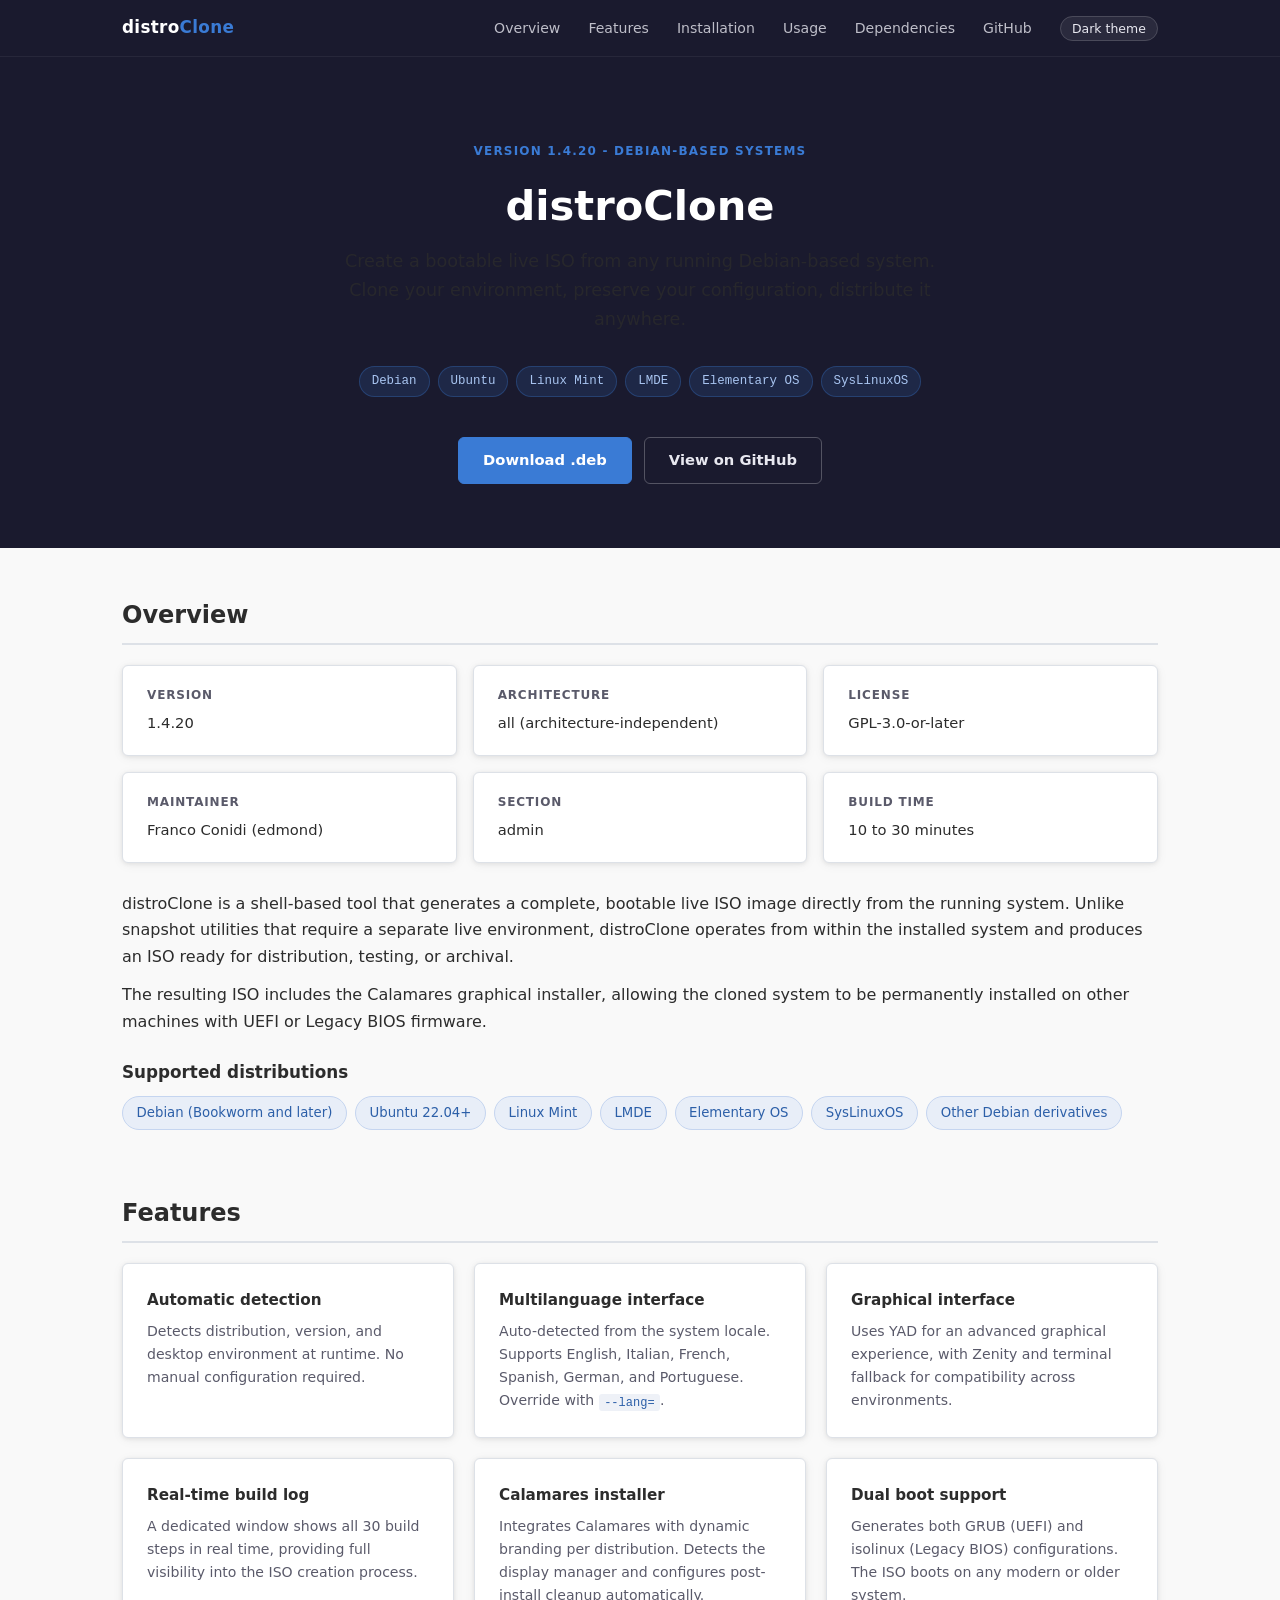
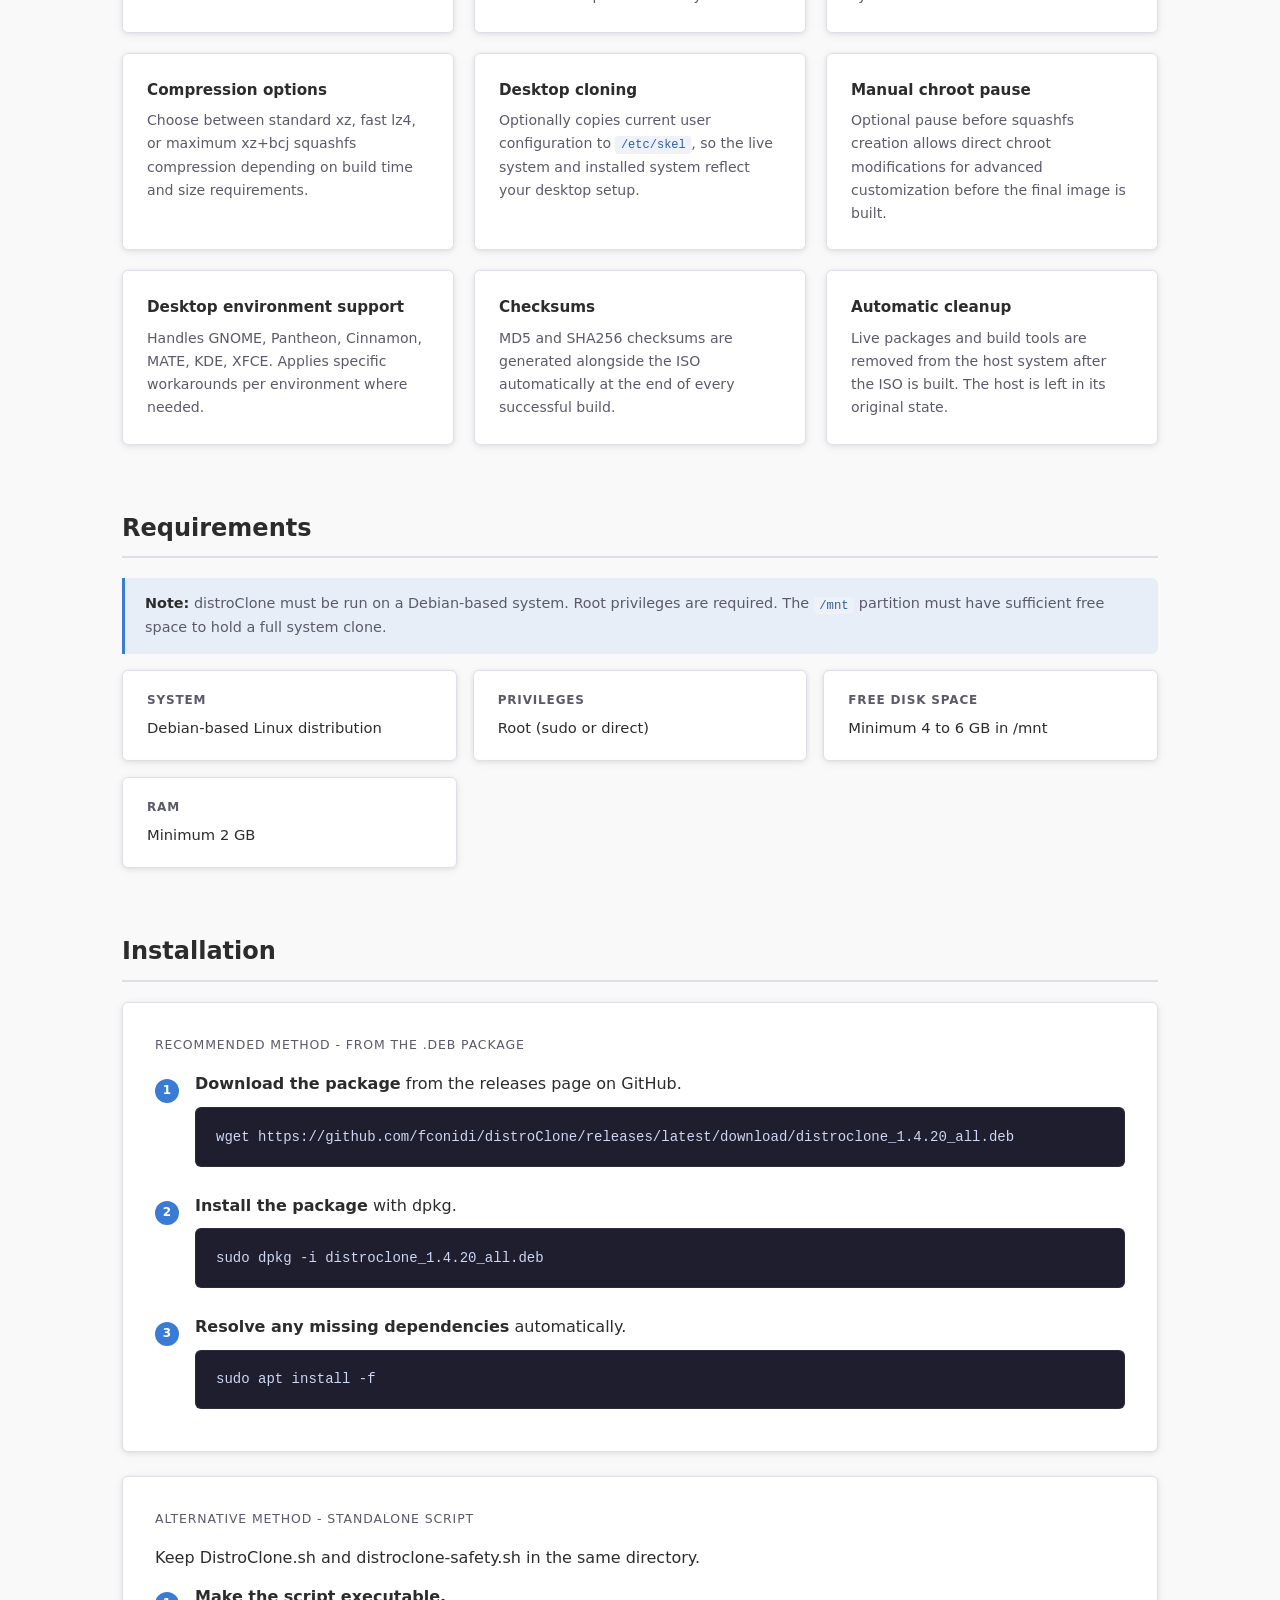
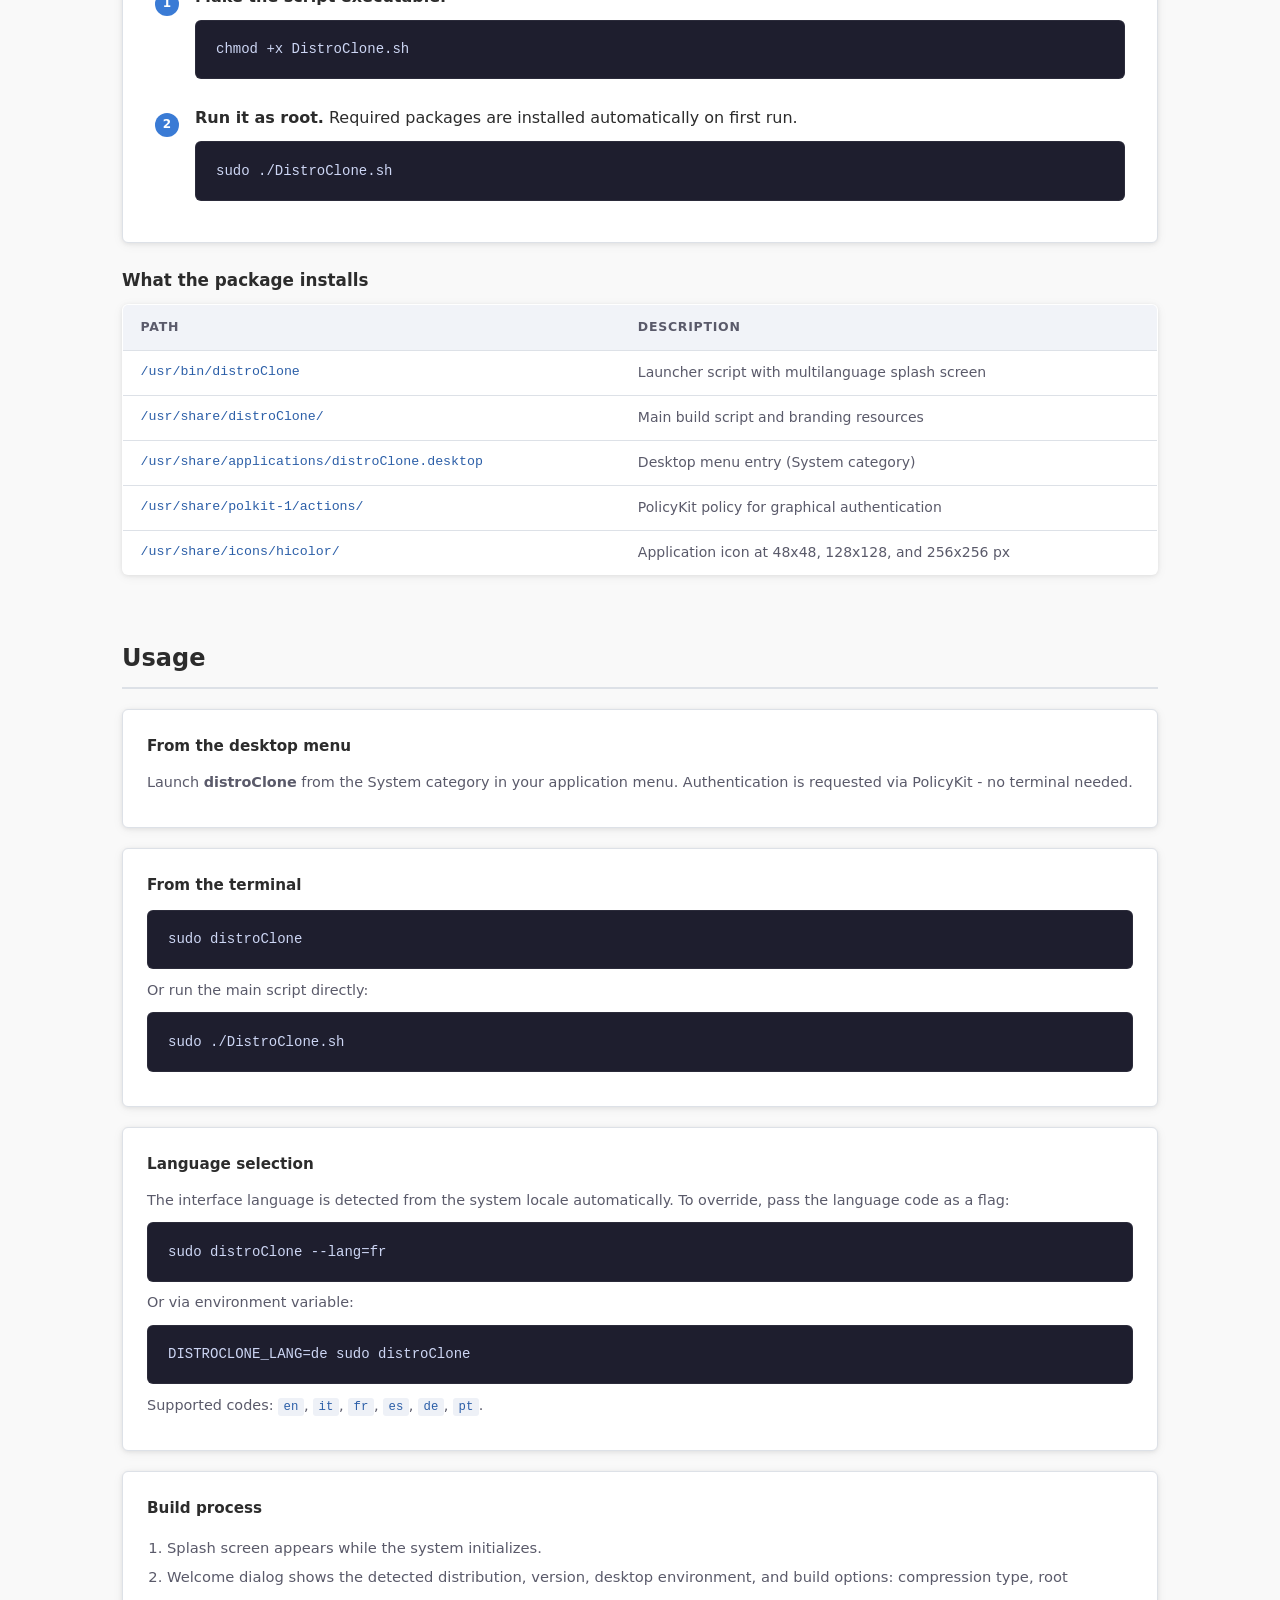
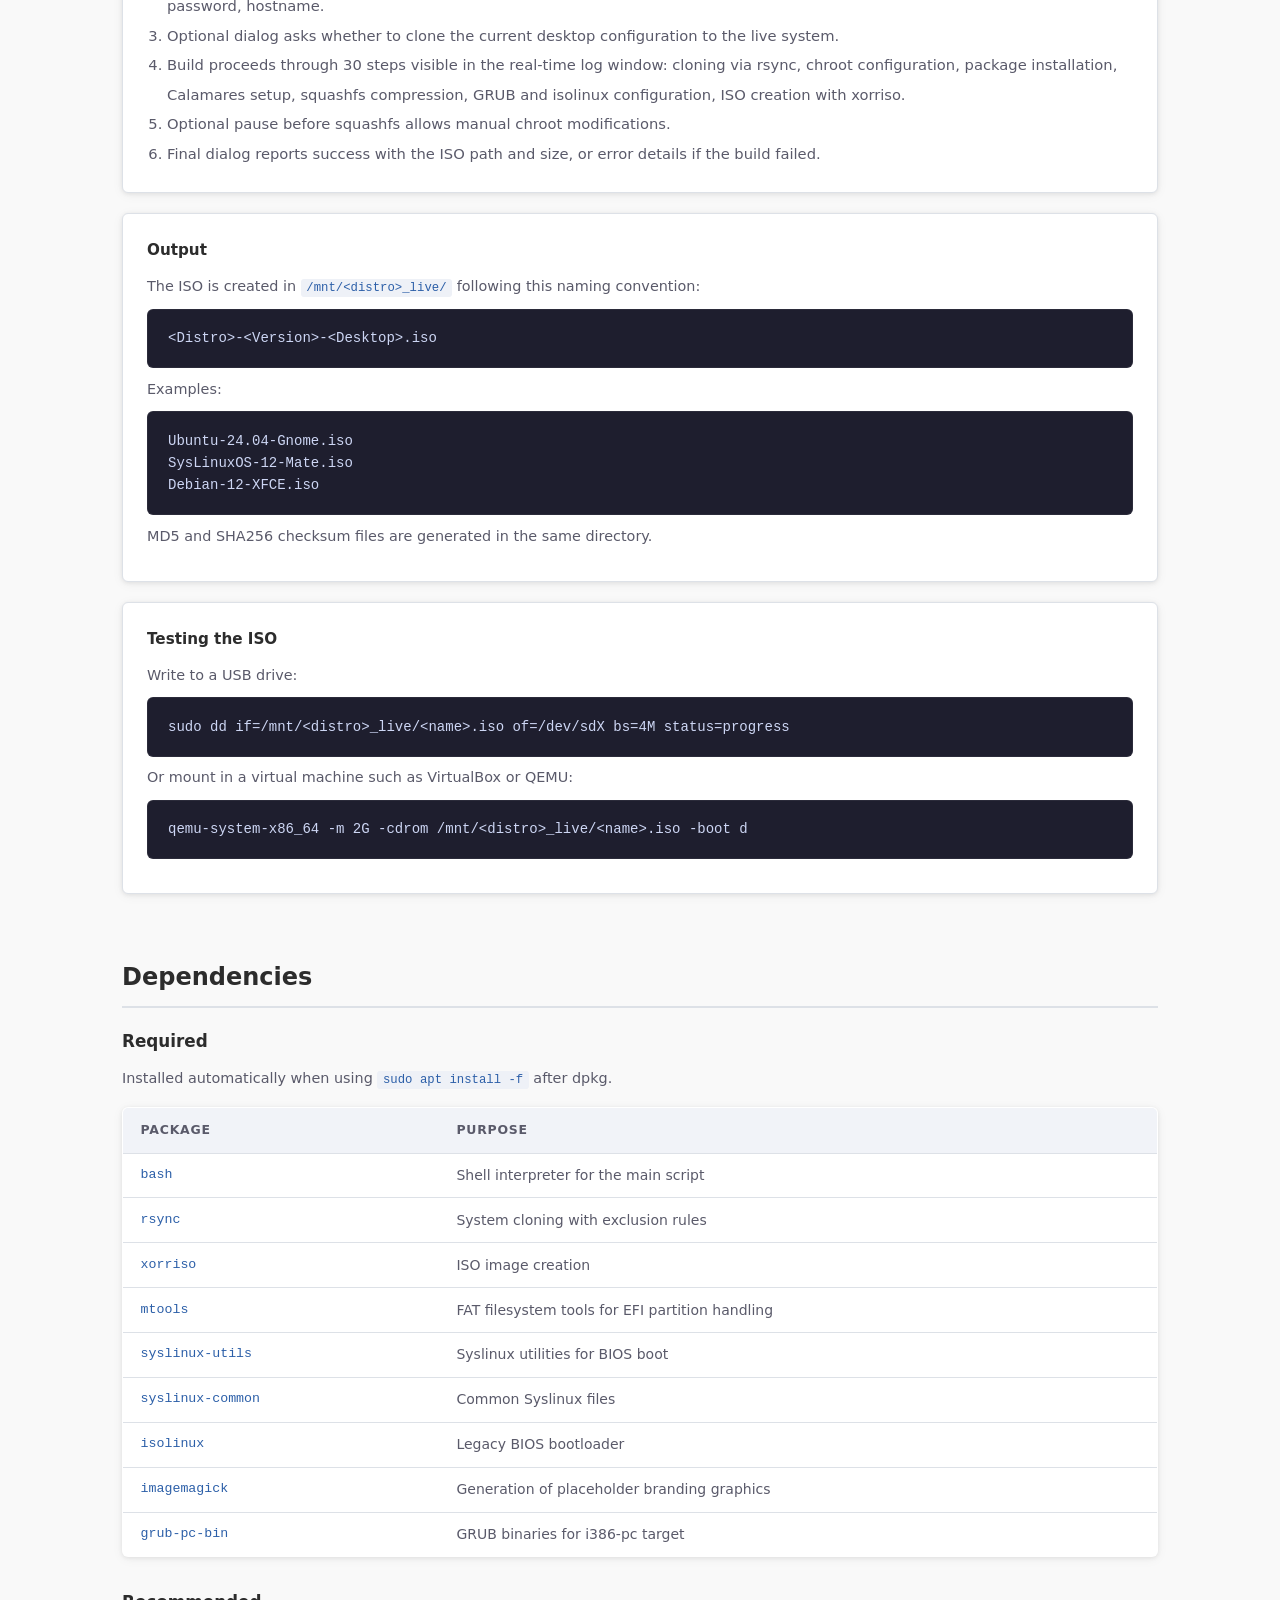
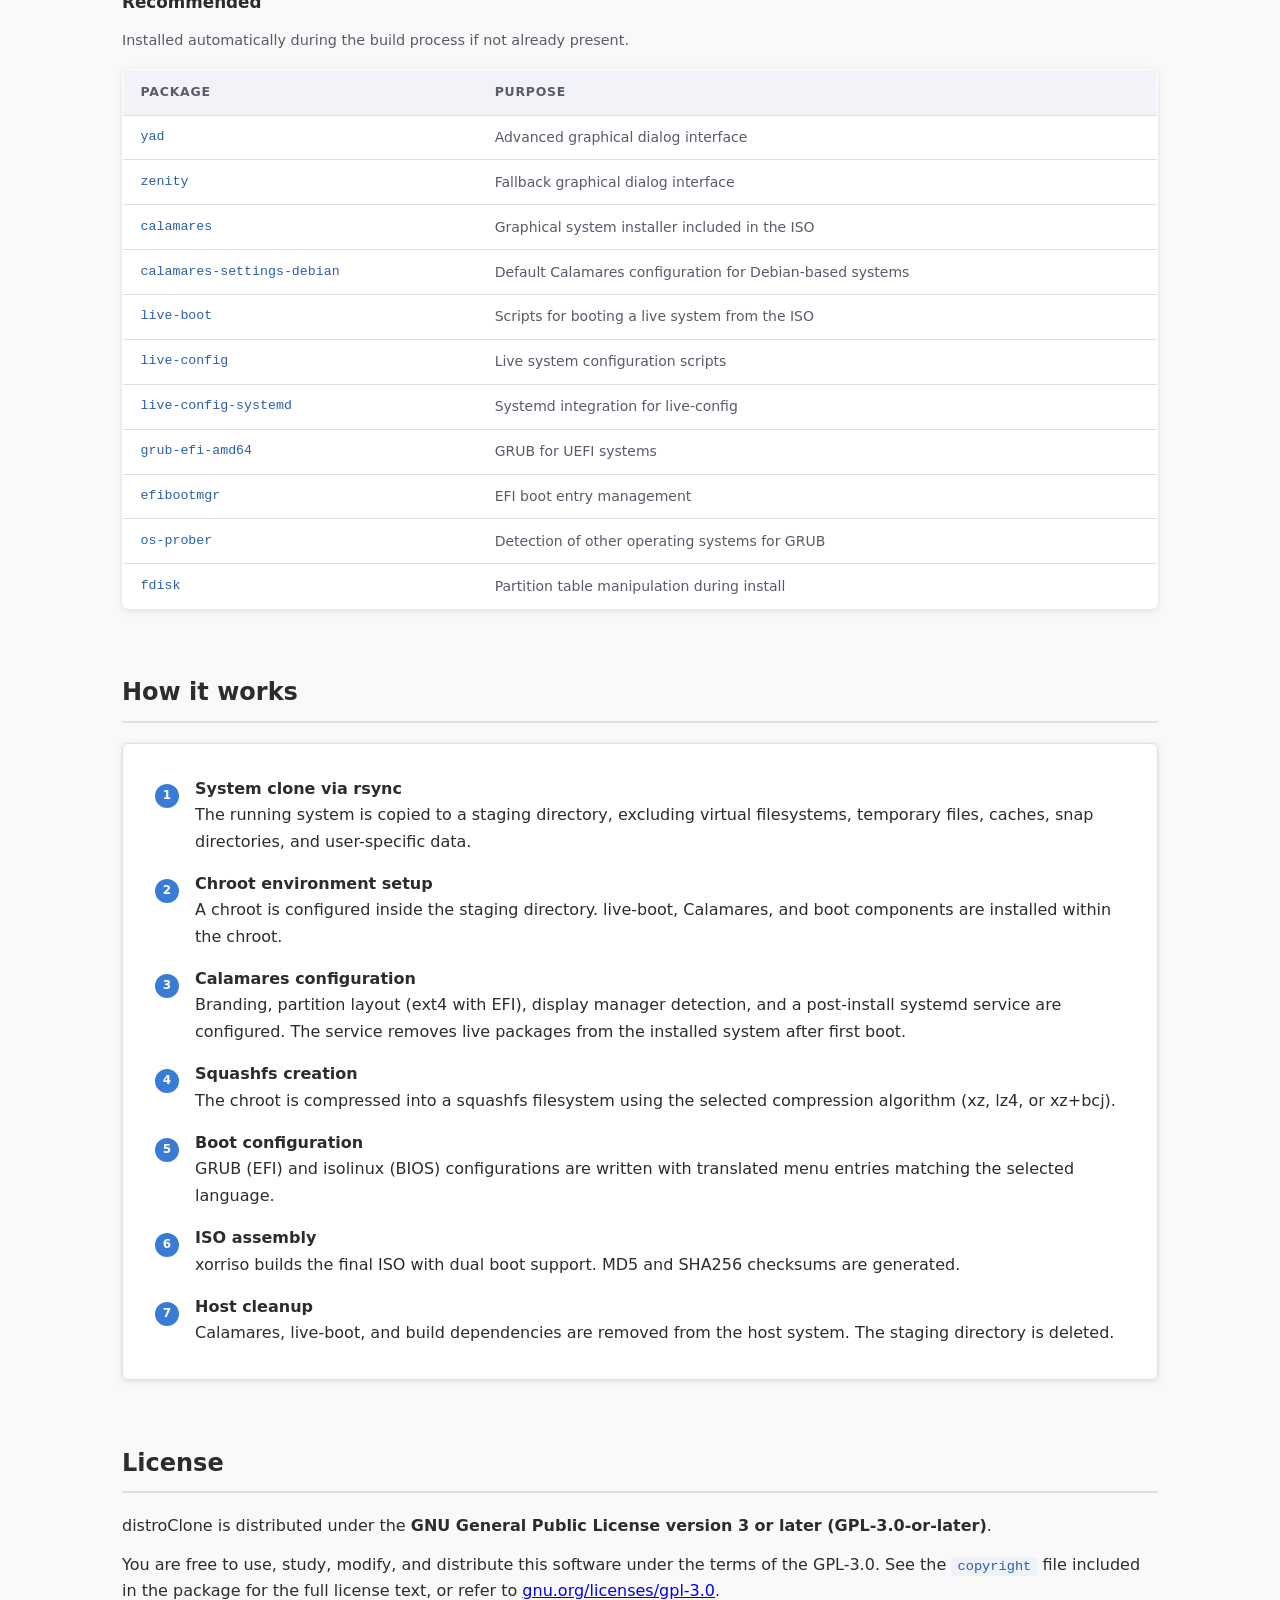
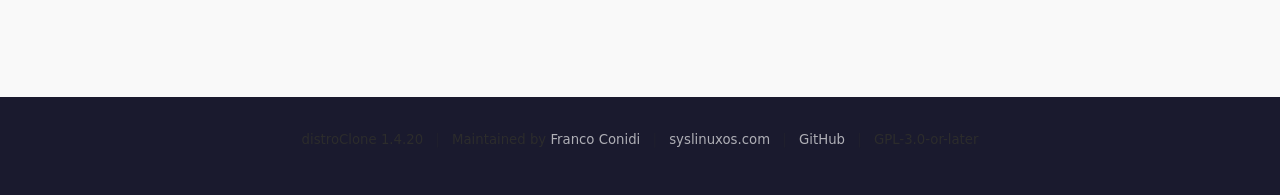
<file: docs/index.html>
<!DOCTYPE html>
<html lang="en">
<head>
    <meta charset="UTF-8">
    <meta name="viewport" content="width=device-width, initial-scale=1.0">
    <title>distroClone - Universal Live ISO Builder</title>
    <meta name="description" content="distroClone creates a bootable live ISO image from any running Debian-based system, preserving the current configuration, packages, and desktop settings.">
    <link rel="stylesheet" href="style.css">
</head>
<body>

<!-- ─── NAVIGATION ──────────────────────────────────────── -->
<nav>
    <div class="nav-inner">
        <a href="#" class="nav-brand">distro<span>Clone</span></a>
        <ul class="nav-links">
            <li><a href="#overview">Overview</a></li>
            <li><a href="#features">Features</a></li>
            <li><a href="#installation">Installation</a></li>
            <li><a href="#usage">Usage</a></li>
            <li><a href="#dependencies">Dependencies</a></li>
            <li><a href="https://github.com/fconidi/distroClone">GitHub</a></li>
            <li><a href="dark.html" class="theme-switch">Dark theme</a></li>
        </ul>
    </div>
</nav>

<!-- ─── HERO ────────────────────────────────────────────── -->
<header class="hero">
    <div class="hero-inner">
        <span class="hero-label">Version 1.4.20 - Debian-based systems</span>
        <h1>distroClone</h1>
        <p>
            Create a bootable live ISO from any running Debian-based system.
            Clone your environment, preserve your configuration, distribute it anywhere.
        </p>
        <div class="hero-badges">
            <span class="badge">Debian</span>
            <span class="badge">Ubuntu</span>
            <span class="badge">Linux Mint</span>
            <span class="badge">LMDE</span>
            <span class="badge">Elementary OS</span>
            <span class="badge">SysLinuxOS</span>
        </div>
        <div class="hero-actions">
            <a href="https://github.com/fconidi/distroClone/releases/latest" class="btn btn-primary">Download .deb</a>
            <a href="https://github.com/fconidi/distroClone" class="btn btn-secondary">View on GitHub</a>
        </div>
    </div>
</header>

<!-- ─── MAIN CONTENT ─────────────────────────────────────── -->
<main>

    <!-- OVERVIEW -->
    <section id="overview">
        <h2>Overview</h2>

        <div class="info-grid" style="margin-bottom: 1.75rem;">
            <div class="info-card">
                <div class="label">Version</div>
                <div class="value">1.4.20</div>
            </div>
            <div class="info-card">
                <div class="label">Architecture</div>
                <div class="value">all (architecture-independent)</div>
            </div>
            <div class="info-card">
                <div class="label">License</div>
                <div class="value">GPL-3.0-or-later</div>
            </div>
            <div class="info-card">
                <div class="label">Maintainer</div>
                <div class="value">Franco Conidi (edmond)</div>
            </div>
            <div class="info-card">
                <div class="label">Section</div>
                <div class="value">admin</div>
            </div>
            <div class="info-card">
                <div class="label">Build time</div>
                <div class="value">10 to 30 minutes</div>
            </div>
        </div>

        <p>
            distroClone is a shell-based tool that generates a complete, bootable live ISO image
            directly from the running system. Unlike snapshot utilities that require a separate live
            environment, distroClone operates from within the installed system and produces an ISO
            ready for distribution, testing, or archival.
        </p>
        <p>
            The resulting ISO includes the Calamares graphical installer, allowing the cloned system
            to be permanently installed on other machines with UEFI or Legacy BIOS firmware.
        </p>

        <h3 style="margin-top: 1.5rem;">Supported distributions</h3>
        <div class="distro-list">
            <span class="distro-tag">Debian (Bookworm and later)</span>
            <span class="distro-tag">Ubuntu 22.04+</span>
            <span class="distro-tag">Linux Mint</span>
            <span class="distro-tag">LMDE</span>
            <span class="distro-tag">Elementary OS</span>
            <span class="distro-tag">SysLinuxOS</span>
            <span class="distro-tag">Other Debian derivatives</span>
        </div>
    </section>

    <!-- FEATURES -->
    <section id="features">
        <h2>Features</h2>
        <div class="features-grid">
            <div class="feature-card">
                <h3>Automatic detection</h3>
                <p>Detects distribution, version, and desktop environment at runtime. No manual configuration required.</p>
            </div>
            <div class="feature-card">
                <h3>Multilanguage interface</h3>
                <p>Auto-detected from the system locale. Supports English, Italian, French, Spanish, German, and Portuguese. Override with <code>--lang=</code>.</p>
            </div>
            <div class="feature-card">
                <h3>Graphical interface</h3>
                <p>Uses YAD for an advanced graphical experience, with Zenity and terminal fallback for compatibility across environments.</p>
            </div>
            <div class="feature-card">
                <h3>Real-time build log</h3>
                <p>A dedicated window shows all 30 build steps in real time, providing full visibility into the ISO creation process.</p>
            </div>
            <div class="feature-card">
                <h3>Calamares installer</h3>
                <p>Integrates Calamares with dynamic branding per distribution. Detects the display manager and configures post-install cleanup automatically.</p>
            </div>
            <div class="feature-card">
                <h3>Dual boot support</h3>
                <p>Generates both GRUB (UEFI) and isolinux (Legacy BIOS) configurations. The ISO boots on any modern or older system.</p>
            </div>
            <div class="feature-card">
                <h3>Compression options</h3>
                <p>Choose between standard xz, fast lz4, or maximum xz+bcj squashfs compression depending on build time and size requirements.</p>
            </div>
            <div class="feature-card">
                <h3>Desktop cloning</h3>
                <p>Optionally copies current user configuration to <code>/etc/skel</code>, so the live system and installed system reflect your desktop setup.</p>
            </div>
            <div class="feature-card">
                <h3>Manual chroot pause</h3>
                <p>Optional pause before squashfs creation allows direct chroot modifications for advanced customization before the final image is built.</p>
            </div>
            <div class="feature-card">
                <h3>Desktop environment support</h3>
                <p>Handles GNOME, Pantheon, Cinnamon, MATE, KDE, XFCE. Applies specific workarounds per environment where needed.</p>
            </div>
            <div class="feature-card">
                <h3>Checksums</h3>
                <p>MD5 and SHA256 checksums are generated alongside the ISO automatically at the end of every successful build.</p>
            </div>
            <div class="feature-card">
                <h3>Automatic cleanup</h3>
                <p>Live packages and build tools are removed from the host system after the ISO is built. The host is left in its original state.</p>
            </div>
        </div>
    </section>

    <!-- REQUIREMENTS -->
    <section id="requirements">
        <h2>Requirements</h2>
        <div class="callout">
            <strong>Note:</strong> distroClone must be run on a Debian-based system. Root privileges are required. The <code>/mnt</code> partition must have sufficient free space to hold a full system clone.
        </div>
        <div class="info-grid">
            <div class="info-card">
                <div class="label">System</div>
                <div class="value">Debian-based Linux distribution</div>
            </div>
            <div class="info-card">
                <div class="label">Privileges</div>
                <div class="value">Root (sudo or direct)</div>
            </div>
            <div class="info-card">
                <div class="label">Free disk space</div>
                <div class="value">Minimum 4 to 6 GB in /mnt</div>
            </div>
            <div class="info-card">
                <div class="label">RAM</div>
                <div class="value">Minimum 2 GB</div>
            </div>
        </div>
    </section>

    <!-- INSTALLATION -->
    <section id="installation">
        <h2>Installation</h2>

        <div class="install-box">
            <h3>Recommended method - from the .deb package</h3>
            <ol class="step-list">
                <li>
                    <div>
                        <strong>Download the package</strong> from the releases page on GitHub.
                        <pre>wget https://github.com/fconidi/distroClone/releases/latest/download/distroclone_1.4.20_all.deb</pre>
                    </div>
                </li>
                <li>
                    <div>
                        <strong>Install the package</strong> with dpkg.
                        <pre>sudo dpkg -i distroclone_1.4.20_all.deb</pre>
                    </div>
                </li>
                <li>
                    <div>
                        <strong>Resolve any missing dependencies</strong> automatically.
                        <pre>sudo apt install -f</pre>
                    </div>
                </li>
            </ol>
        </div>

        <div class="install-box">
            <h3>Alternative method - standalone script</h3>
            <p>Keep DistroClone.sh and distroclone-safety.sh in the same directory.</p>
            <ol class="step-list">
                <li>
                    <div>
                        <strong>Make the script executable.</strong>
                        <pre>chmod +x DistroClone.sh</pre>
                    </div>
                </li>
                <li>
                    <div>
                        <strong>Run it as root.</strong> Required packages are installed automatically on first run.
                        <pre>sudo ./DistroClone.sh</pre>
                    </div>
                </li>
            </ol>
        </div>

        <h3 style="margin-top: 1.5rem; margin-bottom: 0.6rem;">What the package installs</h3>
        <table class="dep-table">
            <thead>
                <tr>
                    <th>Path</th>
                    <th>Description</th>
                </tr>
            </thead>
            <tbody>
                <tr>
                    <td>/usr/bin/distroClone</td>
                    <td>Launcher script with multilanguage splash screen</td>
                </tr>
                <tr>
                    <td>/usr/share/distroClone/</td>
                    <td>Main build script and branding resources</td>
                </tr>
                <tr>
                    <td>/usr/share/applications/distroClone.desktop</td>
                    <td>Desktop menu entry (System category)</td>
                </tr>
                <tr>
                    <td>/usr/share/polkit-1/actions/</td>
                    <td>PolicyKit policy for graphical authentication</td>
                </tr>
                <tr>
                    <td>/usr/share/icons/hicolor/</td>
                    <td>Application icon at 48x48, 128x128, and 256x256 px</td>
                </tr>
            </tbody>
        </table>
    </section>

    <!-- USAGE -->
    <section id="usage">
        <h2>Usage</h2>

        <div class="usage-block">
            <h3>From the desktop menu</h3>
            <p>Launch <strong>distroClone</strong> from the System category in your application menu. Authentication is requested via PolicyKit - no terminal needed.</p>
        </div>

        <div class="usage-block">
            <h3>From the terminal</h3>
            <pre>sudo distroClone</pre>
            <p>Or run the main script directly:</p>
            <pre>sudo ./DistroClone.sh</pre>
        </div>

        <div class="usage-block">
            <h3>Language selection</h3>
            <p>The interface language is detected from the system locale automatically. To override, pass the language code as a flag:</p>
            <pre>sudo distroClone --lang=fr</pre>
            <p>Or via environment variable:</p>
            <pre>DISTROCLONE_LANG=de sudo distroClone</pre>
            <p>Supported codes: <code>en</code>, <code>it</code>, <code>fr</code>, <code>es</code>, <code>de</code>, <code>pt</code>.</p>
        </div>

        <div class="usage-block">
            <h3>Build process</h3>
            <ol style="padding-left: 1.25rem; color: var(--color-text-muted); font-size: 0.92rem; line-height: 2;">
                <li>Splash screen appears while the system initializes.</li>
                <li>Welcome dialog shows the detected distribution, version, desktop environment, and build options: compression type, root password, hostname.</li>
                <li>Optional dialog asks whether to clone the current desktop configuration to the live system.</li>
                <li>Build proceeds through 30 steps visible in the real-time log window: cloning via rsync, chroot configuration, package installation, Calamares setup, squashfs compression, GRUB and isolinux configuration, ISO creation with xorriso.</li>
                <li>Optional pause before squashfs allows manual chroot modifications.</li>
                <li>Final dialog reports success with the ISO path and size, or error details if the build failed.</li>
            </ol>
        </div>

        <div class="usage-block">
            <h3>Output</h3>
            <p>The ISO is created in <code>/mnt/&lt;distro&gt;_live/</code> following this naming convention:</p>
            <pre>&lt;Distro&gt;-&lt;Version&gt;-&lt;Desktop&gt;.iso</pre>
            <p>Examples:</p>
            <pre>Ubuntu-24.04-Gnome.iso
SysLinuxOS-12-Mate.iso
Debian-12-XFCE.iso</pre>
            <p>MD5 and SHA256 checksum files are generated in the same directory.</p>
        </div>

        <div class="usage-block">
            <h3>Testing the ISO</h3>
            <p>Write to a USB drive:</p>
            <pre>sudo dd if=/mnt/&lt;distro&gt;_live/&lt;name&gt;.iso of=/dev/sdX bs=4M status=progress</pre>
            <p>Or mount in a virtual machine such as VirtualBox or QEMU:</p>
            <pre>qemu-system-x86_64 -m 2G -cdrom /mnt/&lt;distro&gt;_live/&lt;name&gt;.iso -boot d</pre>
        </div>
    </section>

    <!-- DEPENDENCIES -->
    <section id="dependencies">
        <h2>Dependencies</h2>

        <h3 style="margin-bottom: 0.75rem;">Required</h3>
        <p style="font-size: 0.9rem; color: var(--color-text-muted); margin-bottom: 1rem;">Installed automatically when using <code>sudo apt install -f</code> after dpkg.</p>
        <table class="dep-table" style="margin-bottom: 2rem;">
            <thead>
                <tr>
                    <th>Package</th>
                    <th>Purpose</th>
                </tr>
            </thead>
            <tbody>
                <tr>
                    <td>bash</td>
                    <td>Shell interpreter for the main script</td>
                </tr>
                <tr>
                    <td>rsync</td>
                    <td>System cloning with exclusion rules</td>
                </tr>
                <tr>
                    <td>xorriso</td>
                    <td>ISO image creation</td>
                </tr>
                <tr>
                    <td>mtools</td>
                    <td>FAT filesystem tools for EFI partition handling</td>
                </tr>
                <tr>
                    <td>syslinux-utils</td>
                    <td>Syslinux utilities for BIOS boot</td>
                </tr>
                <tr>
                    <td>syslinux-common</td>
                    <td>Common Syslinux files</td>
                </tr>
                <tr>
                    <td>isolinux</td>
                    <td>Legacy BIOS bootloader</td>
                </tr>
                <tr>
                    <td>imagemagick</td>
                    <td>Generation of placeholder branding graphics</td>
                </tr>
                <tr>
                    <td>grub-pc-bin</td>
                    <td>GRUB binaries for i386-pc target</td>
                </tr>
            </tbody>
        </table>

        <h3 style="margin-bottom: 0.75rem;">Recommended</h3>
        <p style="font-size: 0.9rem; color: var(--color-text-muted); margin-bottom: 1rem;">Installed automatically during the build process if not already present.</p>
        <table class="dep-table">
            <thead>
                <tr>
                    <th>Package</th>
                    <th>Purpose</th>
                </tr>
            </thead>
            <tbody>
                <tr>
                    <td>yad</td>
                    <td>Advanced graphical dialog interface</td>
                </tr>
                <tr>
                    <td>zenity</td>
                    <td>Fallback graphical dialog interface</td>
                </tr>
                <tr>
                    <td>calamares</td>
                    <td>Graphical system installer included in the ISO</td>
                </tr>
                <tr>
                    <td>calamares-settings-debian</td>
                    <td>Default Calamares configuration for Debian-based systems</td>
                </tr>
                <tr>
                    <td>live-boot</td>
                    <td>Scripts for booting a live system from the ISO</td>
                </tr>
                <tr>
                    <td>live-config</td>
                    <td>Live system configuration scripts</td>
                </tr>
                <tr>
                    <td>live-config-systemd</td>
                    <td>Systemd integration for live-config</td>
                </tr>
                <tr>
                    <td>grub-efi-amd64</td>
                    <td>GRUB for UEFI systems</td>
                </tr>
                <tr>
                    <td>efibootmgr</td>
                    <td>EFI boot entry management</td>
                </tr>
                <tr>
                    <td>os-prober</td>
                    <td>Detection of other operating systems for GRUB</td>
                </tr>
                <tr>
                    <td>fdisk</td>
                    <td>Partition table manipulation during install</td>
                </tr>
            </tbody>
        </table>
    </section>

    <!-- HOW IT WORKS -->
    <section id="how-it-works">
        <h2>How it works</h2>
        <div class="install-box">
            <ol class="step-list">
                <li>
                    <div>
                        <strong>System clone via rsync</strong><br>
                        The running system is copied to a staging directory, excluding virtual filesystems, temporary files, caches, snap directories, and user-specific data.
                    </div>
                </li>
                <li>
                    <div>
                        <strong>Chroot environment setup</strong><br>
                        A chroot is configured inside the staging directory. live-boot, Calamares, and boot components are installed within the chroot.
                    </div>
                </li>
                <li>
                    <div>
                        <strong>Calamares configuration</strong><br>
                        Branding, partition layout (ext4 with EFI), display manager detection, and a post-install systemd service are configured. The service removes live packages from the installed system after first boot.
                    </div>
                </li>
                <li>
                    <div>
                        <strong>Squashfs creation</strong><br>
                        The chroot is compressed into a squashfs filesystem using the selected compression algorithm (xz, lz4, or xz+bcj).
                    </div>
                </li>
                <li>
                    <div>
                        <strong>Boot configuration</strong><br>
                        GRUB (EFI) and isolinux (BIOS) configurations are written with translated menu entries matching the selected language.
                    </div>
                </li>
                <li>
                    <div>
                        <strong>ISO assembly</strong><br>
                        xorriso builds the final ISO with dual boot support. MD5 and SHA256 checksums are generated.
                    </div>
                </li>
                <li>
                    <div>
                        <strong>Host cleanup</strong><br>
                        Calamares, live-boot, and build dependencies are removed from the host system. The staging directory is deleted.
                    </div>
                </li>
            </ol>
        </div>
    </section>

    <!-- LICENSE -->
    <section id="license">
        <h2>License</h2>
        <p>
            distroClone is distributed under the
            <strong>GNU General Public License version 3 or later (GPL-3.0-or-later)</strong>.
        </p>
        <p>
            You are free to use, study, modify, and distribute this software under the terms of the GPL-3.0.
            See the <code>copyright</code> file included in the package for the full license text, or refer to
            <a href="https://www.gnu.org/licenses/gpl-3.0.html" target="_blank" rel="noopener">gnu.org/licenses/gpl-3.0</a>.
        </p>
    </section>

</main>

<!-- ─── FOOTER ───────────────────────────────────────────── -->
<footer>
    <p>
        distroClone 1.4.20
        <span class="footer-sep">|</span>
        Maintained by <a href="https://francoconidi.it" target="_blank" rel="noopener">Franco Conidi</a>
        <span class="footer-sep">|</span>
        <a href="https://syslinuxos.com" target="_blank" rel="noopener">syslinuxos.com</a>
        <span class="footer-sep">|</span>
        <a href="https://github.com/fconidi/distroClone" target="_blank" rel="noopener">GitHub</a>
        <span class="footer-sep">|</span>
        GPL-3.0-or-later
    </p>
</footer>

</body>
</html>
</file>
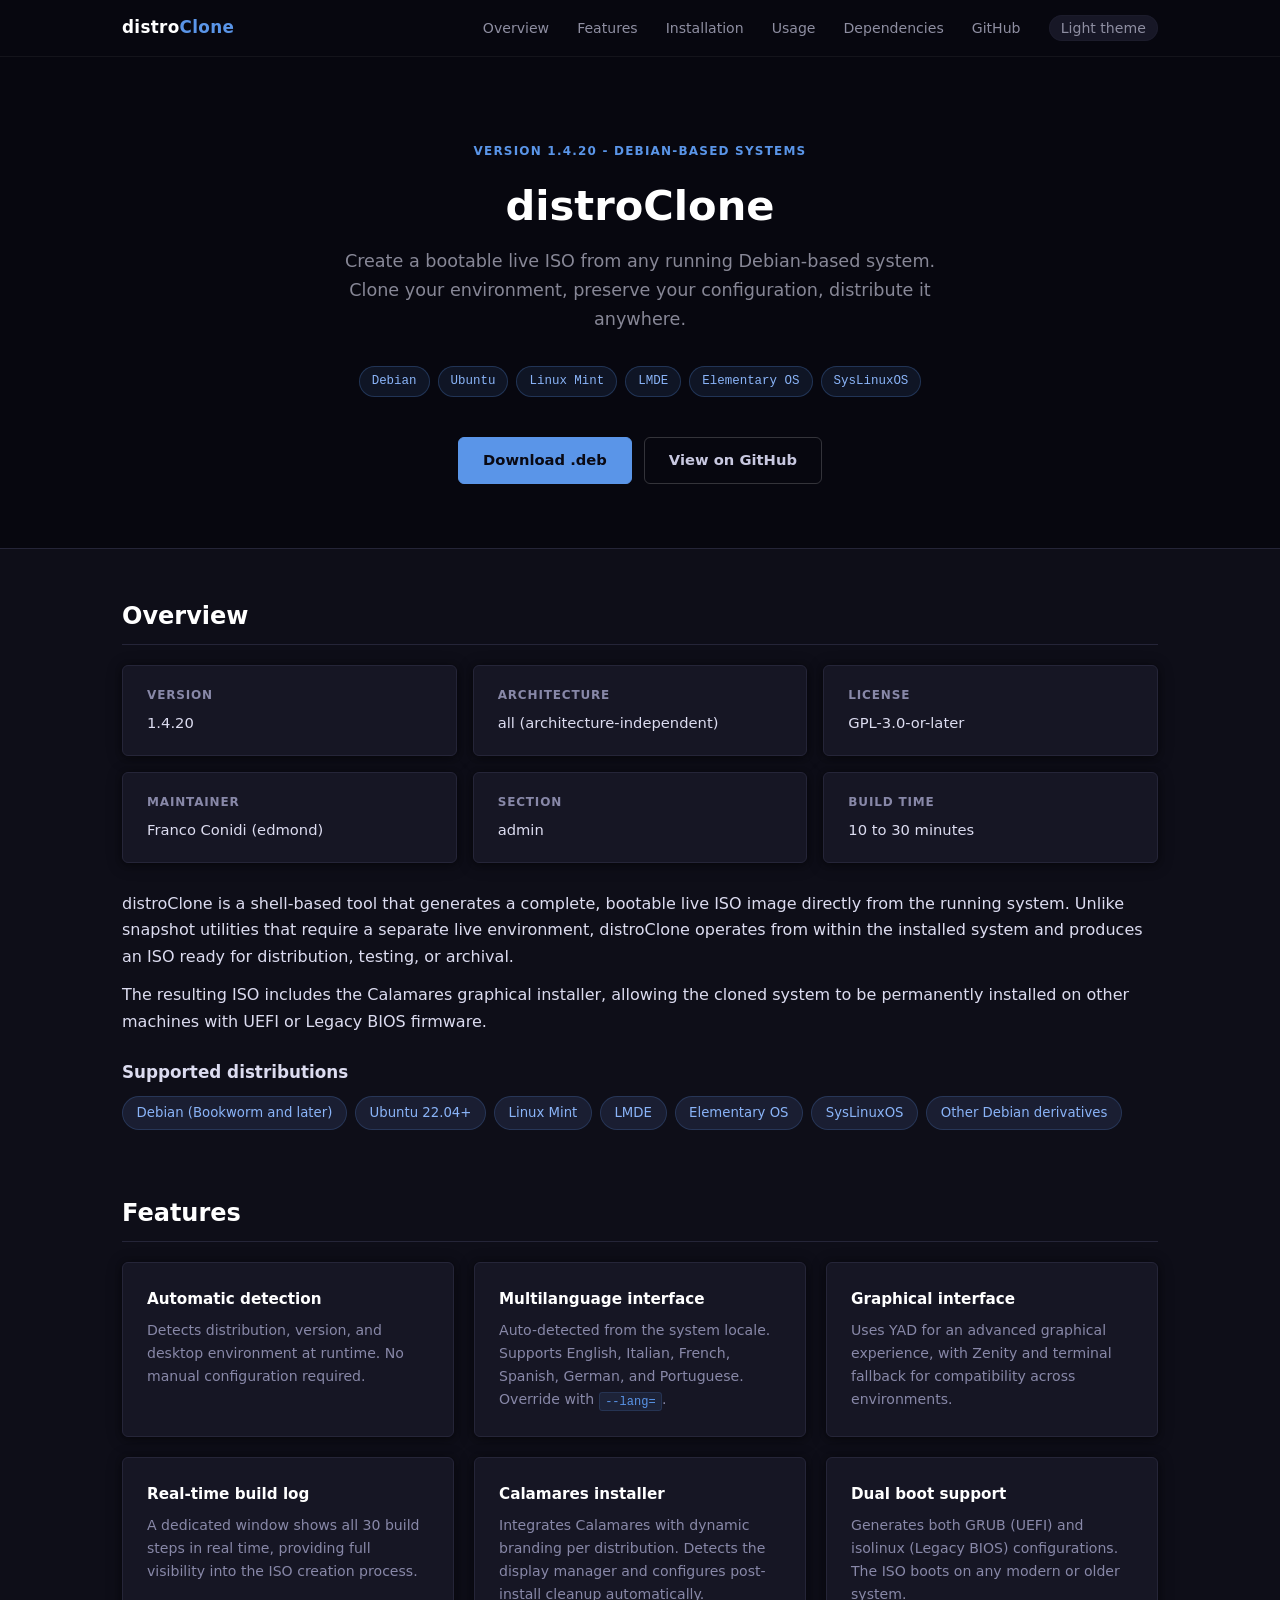
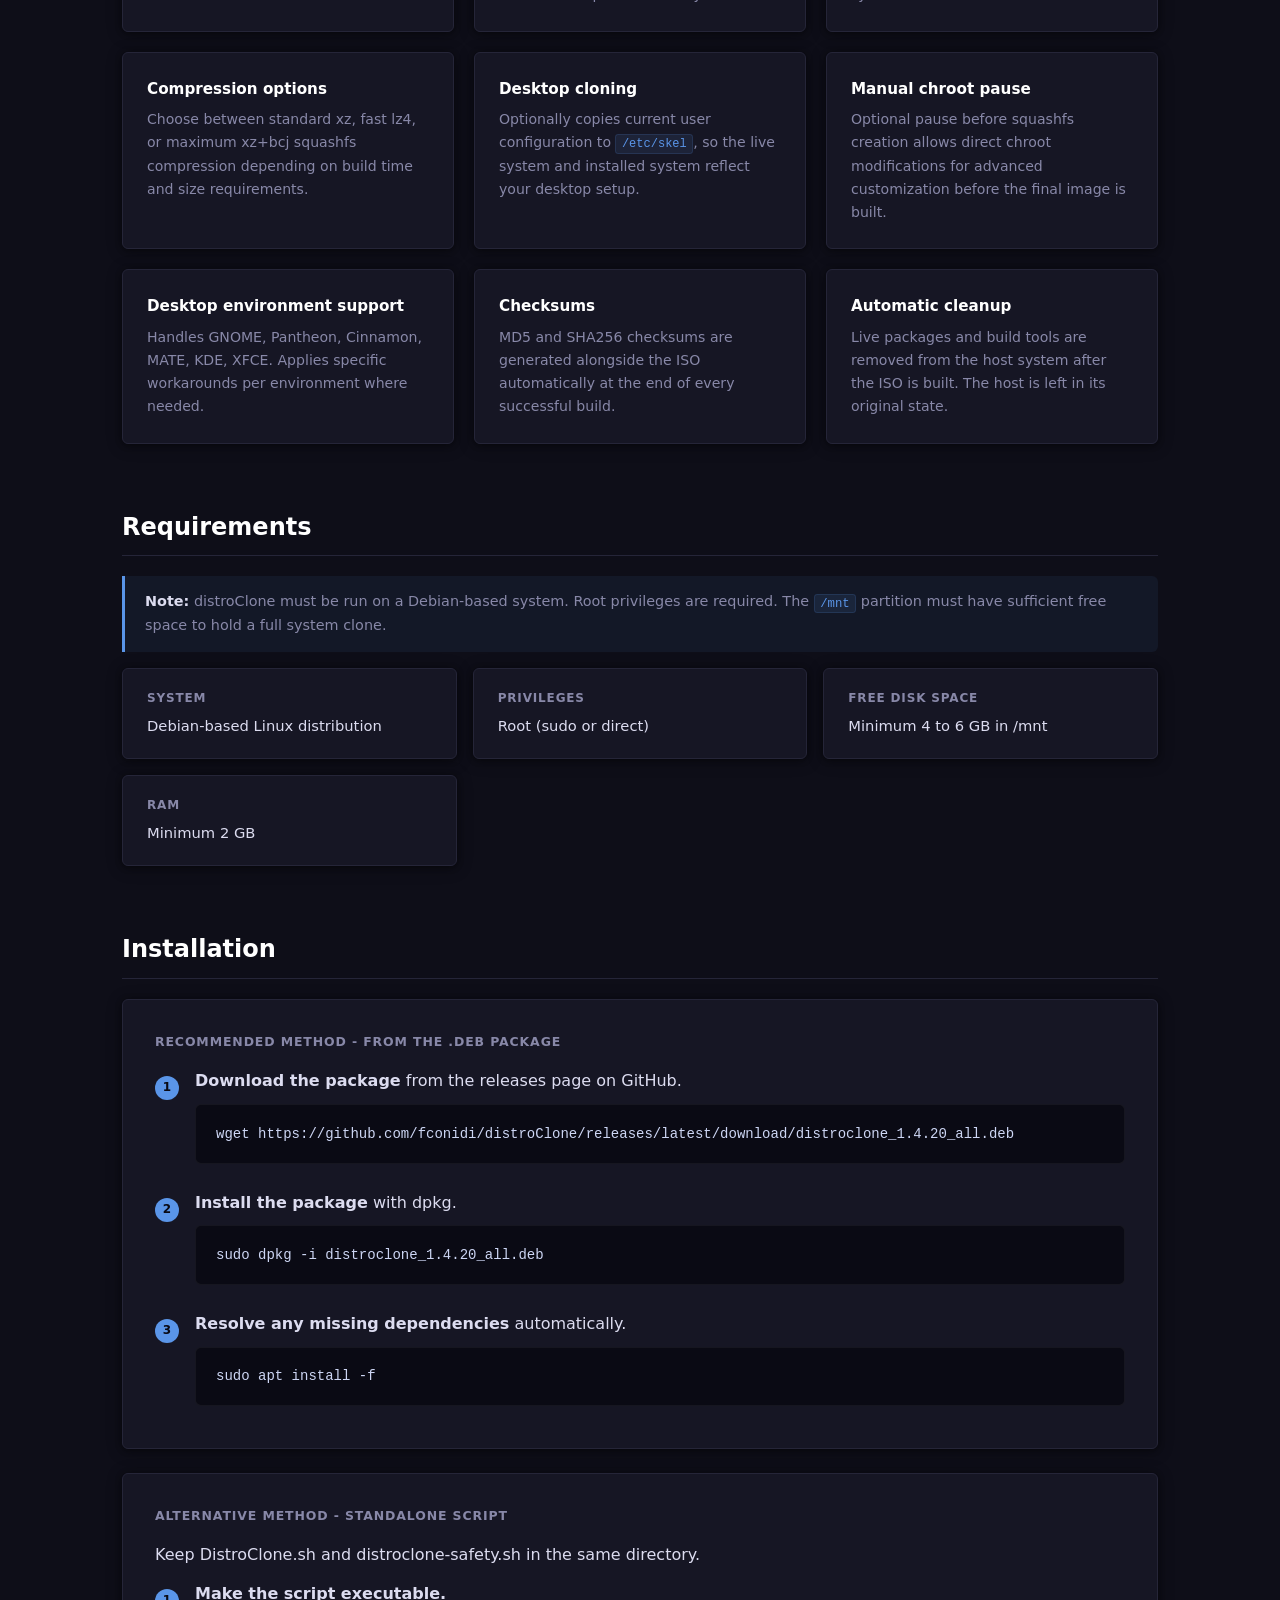
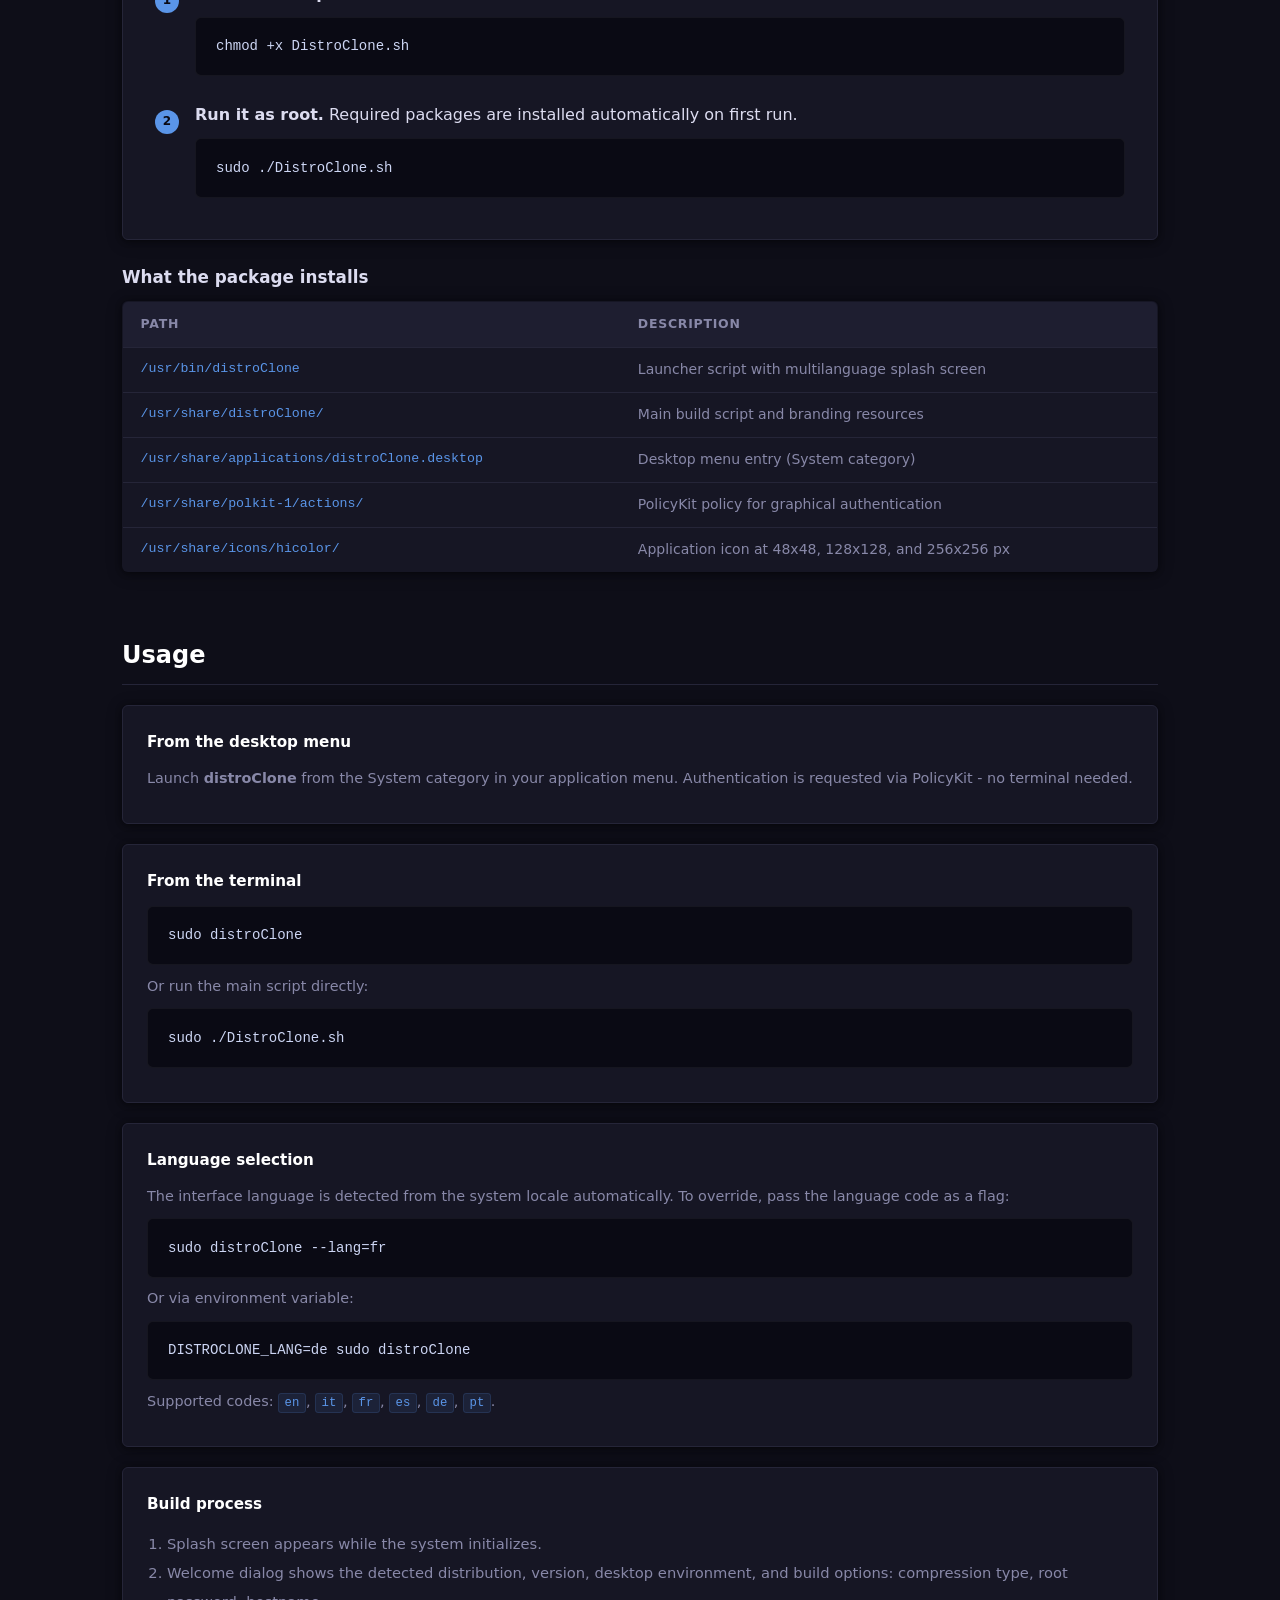
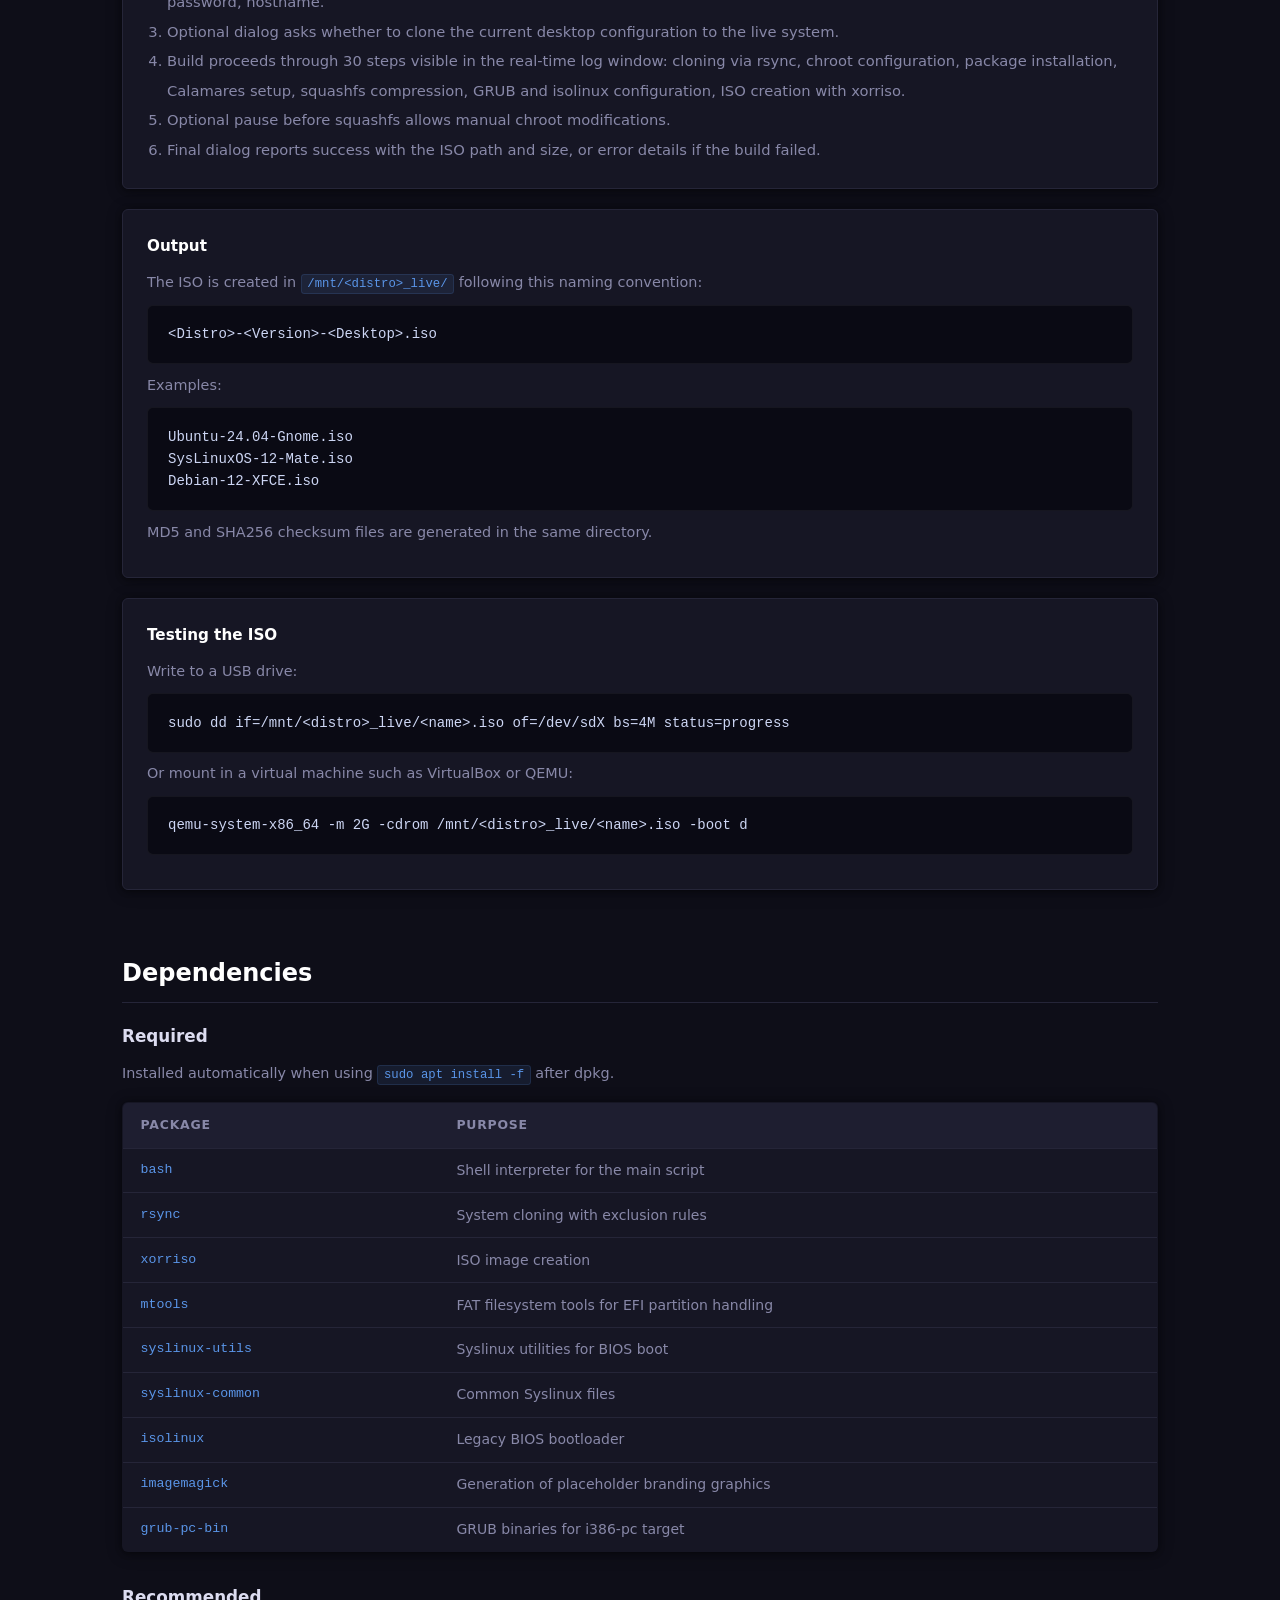
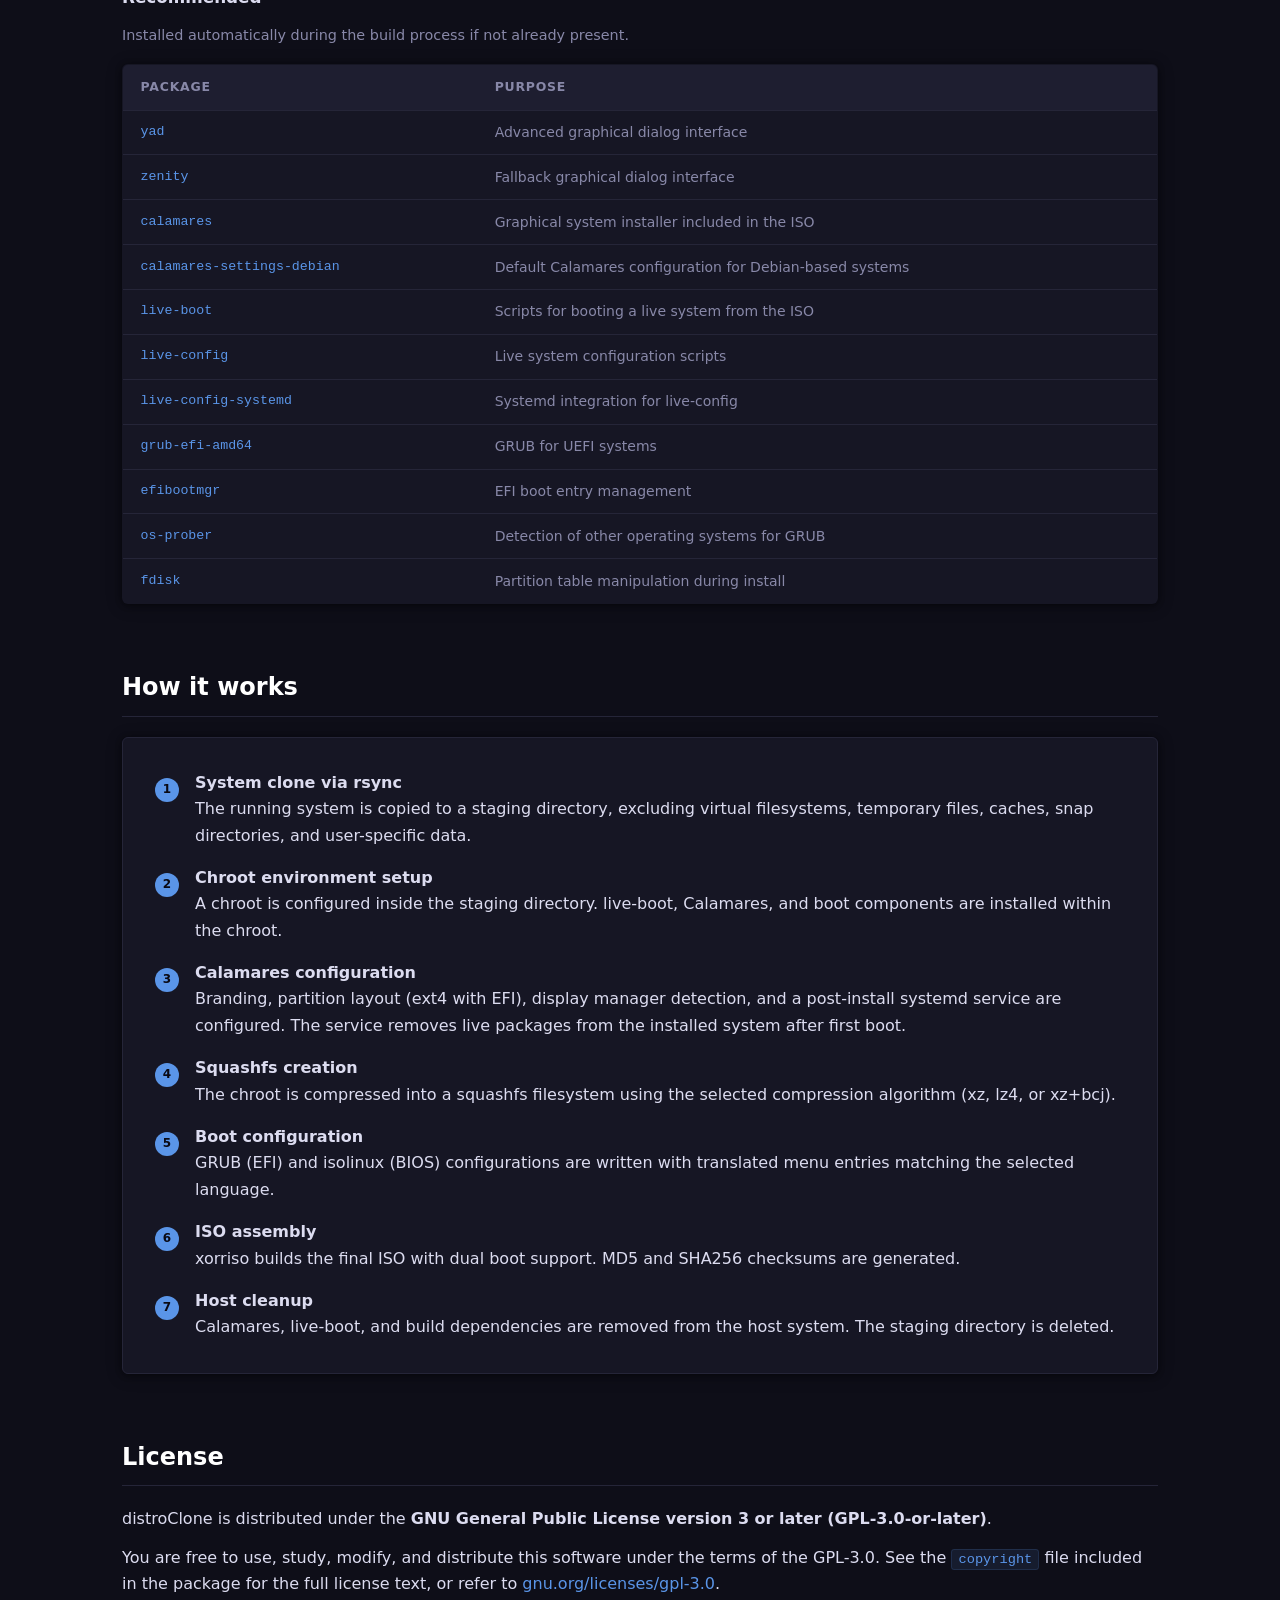
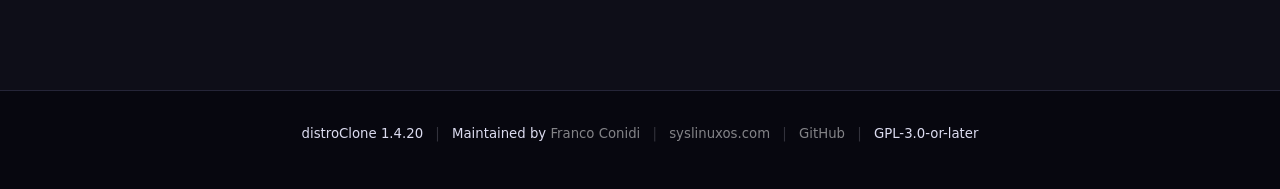
<file: docs/dark.html>
<!DOCTYPE html>
<html lang="en">
<head>
    <meta charset="UTF-8">
    <meta name="viewport" content="width=device-width, initial-scale=1.0">
    <title>distroClone - Universal Live ISO Builder</title>
    <meta name="description" content="distroClone creates a bootable live ISO image from any running Debian-based system, preserving the current configuration, packages, and desktop settings.">
    <link rel="stylesheet" href="style-dark.css">
</head>
<body>

<!-- ─── NAVIGATION ──────────────────────────────────────── -->
<nav>
    <div class="nav-inner">
        <a href="#" class="nav-brand">distro<span>Clone</span></a>
        <ul class="nav-links">
            <li><a href="#overview">Overview</a></li>
            <li><a href="#features">Features</a></li>
            <li><a href="#installation">Installation</a></li>
            <li><a href="#usage">Usage</a></li>
            <li><a href="#dependencies">Dependencies</a></li>
            <li><a href="https://github.com/fconidi/distroClone">GitHub</a></li>
            <li><a href="index.html" class="theme-switch">Light theme</a></li>
        </ul>
    </div>
</nav>

<!-- ─── HERO ────────────────────────────────────────────── -->
<header class="hero">
    <div class="hero-inner">
        <span class="hero-label">Version 1.4.20 - Debian-based systems</span>
        <h1>distroClone</h1>
        <p>
            Create a bootable live ISO from any running Debian-based system.
            Clone your environment, preserve your configuration, distribute it anywhere.
        </p>
        <div class="hero-badges">
            <span class="badge">Debian</span>
            <span class="badge">Ubuntu</span>
            <span class="badge">Linux Mint</span>
            <span class="badge">LMDE</span>
            <span class="badge">Elementary OS</span>
            <span class="badge">SysLinuxOS</span>
        </div>
        <div class="hero-actions">
            <a href="https://github.com/fconidi/distroClone/releases/latest" class="btn btn-primary">Download .deb</a>
            <a href="https://github.com/fconidi/distroClone" class="btn btn-secondary">View on GitHub</a>
        </div>
    </div>
</header>

<!-- ─── MAIN CONTENT ─────────────────────────────────────── -->
<main>

    <!-- OVERVIEW -->
    <section id="overview">
        <h2>Overview</h2>

        <div class="info-grid" style="margin-bottom: 1.75rem;">
            <div class="info-card">
                <div class="label">Version</div>
                <div class="value">1.4.20</div>
            </div>
            <div class="info-card">
                <div class="label">Architecture</div>
                <div class="value">all (architecture-independent)</div>
            </div>
            <div class="info-card">
                <div class="label">License</div>
                <div class="value">GPL-3.0-or-later</div>
            </div>
            <div class="info-card">
                <div class="label">Maintainer</div>
                <div class="value">Franco Conidi (edmond)</div>
            </div>
            <div class="info-card">
                <div class="label">Section</div>
                <div class="value">admin</div>
            </div>
            <div class="info-card">
                <div class="label">Build time</div>
                <div class="value">10 to 30 minutes</div>
            </div>
        </div>

        <p>
            distroClone is a shell-based tool that generates a complete, bootable live ISO image
            directly from the running system. Unlike snapshot utilities that require a separate live
            environment, distroClone operates from within the installed system and produces an ISO
            ready for distribution, testing, or archival.
        </p>
        <p>
            The resulting ISO includes the Calamares graphical installer, allowing the cloned system
            to be permanently installed on other machines with UEFI or Legacy BIOS firmware.
        </p>

        <h3 style="margin-top: 1.5rem;">Supported distributions</h3>
        <div class="distro-list">
            <span class="distro-tag">Debian (Bookworm and later)</span>
            <span class="distro-tag">Ubuntu 22.04+</span>
            <span class="distro-tag">Linux Mint</span>
            <span class="distro-tag">LMDE</span>
            <span class="distro-tag">Elementary OS</span>
            <span class="distro-tag">SysLinuxOS</span>
            <span class="distro-tag">Other Debian derivatives</span>
        </div>
    </section>

    <!-- FEATURES -->
    <section id="features">
        <h2>Features</h2>
        <div class="features-grid">
            <div class="feature-card">
                <h3>Automatic detection</h3>
                <p>Detects distribution, version, and desktop environment at runtime. No manual configuration required.</p>
            </div>
            <div class="feature-card">
                <h3>Multilanguage interface</h3>
                <p>Auto-detected from the system locale. Supports English, Italian, French, Spanish, German, and Portuguese. Override with <code>--lang=</code>.</p>
            </div>
            <div class="feature-card">
                <h3>Graphical interface</h3>
                <p>Uses YAD for an advanced graphical experience, with Zenity and terminal fallback for compatibility across environments.</p>
            </div>
            <div class="feature-card">
                <h3>Real-time build log</h3>
                <p>A dedicated window shows all 30 build steps in real time, providing full visibility into the ISO creation process.</p>
            </div>
            <div class="feature-card">
                <h3>Calamares installer</h3>
                <p>Integrates Calamares with dynamic branding per distribution. Detects the display manager and configures post-install cleanup automatically.</p>
            </div>
            <div class="feature-card">
                <h3>Dual boot support</h3>
                <p>Generates both GRUB (UEFI) and isolinux (Legacy BIOS) configurations. The ISO boots on any modern or older system.</p>
            </div>
            <div class="feature-card">
                <h3>Compression options</h3>
                <p>Choose between standard xz, fast lz4, or maximum xz+bcj squashfs compression depending on build time and size requirements.</p>
            </div>
            <div class="feature-card">
                <h3>Desktop cloning</h3>
                <p>Optionally copies current user configuration to <code>/etc/skel</code>, so the live system and installed system reflect your desktop setup.</p>
            </div>
            <div class="feature-card">
                <h3>Manual chroot pause</h3>
                <p>Optional pause before squashfs creation allows direct chroot modifications for advanced customization before the final image is built.</p>
            </div>
            <div class="feature-card">
                <h3>Desktop environment support</h3>
                <p>Handles GNOME, Pantheon, Cinnamon, MATE, KDE, XFCE. Applies specific workarounds per environment where needed.</p>
            </div>
            <div class="feature-card">
                <h3>Checksums</h3>
                <p>MD5 and SHA256 checksums are generated alongside the ISO automatically at the end of every successful build.</p>
            </div>
            <div class="feature-card">
                <h3>Automatic cleanup</h3>
                <p>Live packages and build tools are removed from the host system after the ISO is built. The host is left in its original state.</p>
            </div>
        </div>
    </section>

    <!-- REQUIREMENTS -->
    <section id="requirements">
        <h2>Requirements</h2>
        <div class="callout">
            <strong>Note:</strong> distroClone must be run on a Debian-based system. Root privileges are required. The <code>/mnt</code> partition must have sufficient free space to hold a full system clone.
        </div>
        <div class="info-grid">
            <div class="info-card">
                <div class="label">System</div>
                <div class="value">Debian-based Linux distribution</div>
            </div>
            <div class="info-card">
                <div class="label">Privileges</div>
                <div class="value">Root (sudo or direct)</div>
            </div>
            <div class="info-card">
                <div class="label">Free disk space</div>
                <div class="value">Minimum 4 to 6 GB in /mnt</div>
            </div>
            <div class="info-card">
                <div class="label">RAM</div>
                <div class="value">Minimum 2 GB</div>
            </div>
        </div>
    </section>

    <!-- INSTALLATION -->
    <section id="installation">
        <h2>Installation</h2>

        <div class="install-box">
            <h3>Recommended method - from the .deb package</h3>
            <ol class="step-list">
                <li>
                    <div>
                        <strong>Download the package</strong> from the releases page on GitHub.
                        <pre>wget https://github.com/fconidi/distroClone/releases/latest/download/distroclone_1.4.20_all.deb</pre>
                    </div>
                </li>
                <li>
                    <div>
                        <strong>Install the package</strong> with dpkg.
                        <pre>sudo dpkg -i distroclone_1.4.20_all.deb</pre>
                    </div>
                </li>
                <li>
                    <div>
                        <strong>Resolve any missing dependencies</strong> automatically.
                        <pre>sudo apt install -f</pre>
                    </div>
                </li>
            </ol>
        </div>

        <div class="install-box">
            <h3>Alternative method - standalone script</h3>
            <p>Keep DistroClone.sh and distroclone-safety.sh in the same directory.</p>
            <ol class="step-list">
                <li>
                    <div>
                        <strong>Make the script executable.</strong>
                        <pre>chmod +x DistroClone.sh</pre>
                    </div>
                </li>
                <li>
                    <div>
                        <strong>Run it as root.</strong> Required packages are installed automatically on first run.
                        <pre>sudo ./DistroClone.sh</pre>
                    </div>
                </li>
            </ol>
        </div>

        <h3 style="margin-top: 1.5rem; margin-bottom: 0.6rem;">What the package installs</h3>
        <table class="dep-table">
            <thead>
                <tr>
                    <th>Path</th>
                    <th>Description</th>
                </tr>
            </thead>
            <tbody>
                <tr>
                    <td>/usr/bin/distroClone</td>
                    <td>Launcher script with multilanguage splash screen</td>
                </tr>
                <tr>
                    <td>/usr/share/distroClone/</td>
                    <td>Main build script and branding resources</td>
                </tr>
                <tr>
                    <td>/usr/share/applications/distroClone.desktop</td>
                    <td>Desktop menu entry (System category)</td>
                </tr>
                <tr>
                    <td>/usr/share/polkit-1/actions/</td>
                    <td>PolicyKit policy for graphical authentication</td>
                </tr>
                <tr>
                    <td>/usr/share/icons/hicolor/</td>
                    <td>Application icon at 48x48, 128x128, and 256x256 px</td>
                </tr>
            </tbody>
        </table>
    </section>

    <!-- USAGE -->
    <section id="usage">
        <h2>Usage</h2>

        <div class="usage-block">
            <h3>From the desktop menu</h3>
            <p>Launch <strong>distroClone</strong> from the System category in your application menu. Authentication is requested via PolicyKit - no terminal needed.</p>
        </div>

        <div class="usage-block">
            <h3>From the terminal</h3>
            <pre>sudo distroClone</pre>
            <p>Or run the main script directly:</p>
            <pre>sudo ./DistroClone.sh</pre>
        </div>

        <div class="usage-block">
            <h3>Language selection</h3>
            <p>The interface language is detected from the system locale automatically. To override, pass the language code as a flag:</p>
            <pre>sudo distroClone --lang=fr</pre>
            <p>Or via environment variable:</p>
            <pre>DISTROCLONE_LANG=de sudo distroClone</pre>
            <p>Supported codes: <code>en</code>, <code>it</code>, <code>fr</code>, <code>es</code>, <code>de</code>, <code>pt</code>.</p>
        </div>

        <div class="usage-block">
            <h3>Build process</h3>
            <ol style="padding-left: 1.25rem; color: var(--color-text-muted); font-size: 0.92rem; line-height: 2;">
                <li>Splash screen appears while the system initializes.</li>
                <li>Welcome dialog shows the detected distribution, version, desktop environment, and build options: compression type, root password, hostname.</li>
                <li>Optional dialog asks whether to clone the current desktop configuration to the live system.</li>
                <li>Build proceeds through 30 steps visible in the real-time log window: cloning via rsync, chroot configuration, package installation, Calamares setup, squashfs compression, GRUB and isolinux configuration, ISO creation with xorriso.</li>
                <li>Optional pause before squashfs allows manual chroot modifications.</li>
                <li>Final dialog reports success with the ISO path and size, or error details if the build failed.</li>
            </ol>
        </div>

        <div class="usage-block">
            <h3>Output</h3>
            <p>The ISO is created in <code>/mnt/&lt;distro&gt;_live/</code> following this naming convention:</p>
            <pre>&lt;Distro&gt;-&lt;Version&gt;-&lt;Desktop&gt;.iso</pre>
            <p>Examples:</p>
            <pre>Ubuntu-24.04-Gnome.iso
SysLinuxOS-12-Mate.iso
Debian-12-XFCE.iso</pre>
            <p>MD5 and SHA256 checksum files are generated in the same directory.</p>
        </div>

        <div class="usage-block">
            <h3>Testing the ISO</h3>
            <p>Write to a USB drive:</p>
            <pre>sudo dd if=/mnt/&lt;distro&gt;_live/&lt;name&gt;.iso of=/dev/sdX bs=4M status=progress</pre>
            <p>Or mount in a virtual machine such as VirtualBox or QEMU:</p>
            <pre>qemu-system-x86_64 -m 2G -cdrom /mnt/&lt;distro&gt;_live/&lt;name&gt;.iso -boot d</pre>
        </div>
    </section>

    <!-- DEPENDENCIES -->
    <section id="dependencies">
        <h2>Dependencies</h2>

        <h3 style="margin-bottom: 0.75rem;">Required</h3>
        <p style="font-size: 0.9rem; color: var(--color-text-muted); margin-bottom: 1rem;">Installed automatically when using <code>sudo apt install -f</code> after dpkg.</p>
        <table class="dep-table" style="margin-bottom: 2rem;">
            <thead>
                <tr>
                    <th>Package</th>
                    <th>Purpose</th>
                </tr>
            </thead>
            <tbody>
                <tr>
                    <td>bash</td>
                    <td>Shell interpreter for the main script</td>
                </tr>
                <tr>
                    <td>rsync</td>
                    <td>System cloning with exclusion rules</td>
                </tr>
                <tr>
                    <td>xorriso</td>
                    <td>ISO image creation</td>
                </tr>
                <tr>
                    <td>mtools</td>
                    <td>FAT filesystem tools for EFI partition handling</td>
                </tr>
                <tr>
                    <td>syslinux-utils</td>
                    <td>Syslinux utilities for BIOS boot</td>
                </tr>
                <tr>
                    <td>syslinux-common</td>
                    <td>Common Syslinux files</td>
                </tr>
                <tr>
                    <td>isolinux</td>
                    <td>Legacy BIOS bootloader</td>
                </tr>
                <tr>
                    <td>imagemagick</td>
                    <td>Generation of placeholder branding graphics</td>
                </tr>
                <tr>
                    <td>grub-pc-bin</td>
                    <td>GRUB binaries for i386-pc target</td>
                </tr>
            </tbody>
        </table>

        <h3 style="margin-bottom: 0.75rem;">Recommended</h3>
        <p style="font-size: 0.9rem; color: var(--color-text-muted); margin-bottom: 1rem;">Installed automatically during the build process if not already present.</p>
        <table class="dep-table">
            <thead>
                <tr>
                    <th>Package</th>
                    <th>Purpose</th>
                </tr>
            </thead>
            <tbody>
                <tr>
                    <td>yad</td>
                    <td>Advanced graphical dialog interface</td>
                </tr>
                <tr>
                    <td>zenity</td>
                    <td>Fallback graphical dialog interface</td>
                </tr>
                <tr>
                    <td>calamares</td>
                    <td>Graphical system installer included in the ISO</td>
                </tr>
                <tr>
                    <td>calamares-settings-debian</td>
                    <td>Default Calamares configuration for Debian-based systems</td>
                </tr>
                <tr>
                    <td>live-boot</td>
                    <td>Scripts for booting a live system from the ISO</td>
                </tr>
                <tr>
                    <td>live-config</td>
                    <td>Live system configuration scripts</td>
                </tr>
                <tr>
                    <td>live-config-systemd</td>
                    <td>Systemd integration for live-config</td>
                </tr>
                <tr>
                    <td>grub-efi-amd64</td>
                    <td>GRUB for UEFI systems</td>
                </tr>
                <tr>
                    <td>efibootmgr</td>
                    <td>EFI boot entry management</td>
                </tr>
                <tr>
                    <td>os-prober</td>
                    <td>Detection of other operating systems for GRUB</td>
                </tr>
                <tr>
                    <td>fdisk</td>
                    <td>Partition table manipulation during install</td>
                </tr>
            </tbody>
        </table>
    </section>

    <!-- HOW IT WORKS -->
    <section id="how-it-works">
        <h2>How it works</h2>
        <div class="install-box">
            <ol class="step-list">
                <li>
                    <div>
                        <strong>System clone via rsync</strong><br>
                        The running system is copied to a staging directory, excluding virtual filesystems, temporary files, caches, snap directories, and user-specific data.
                    </div>
                </li>
                <li>
                    <div>
                        <strong>Chroot environment setup</strong><br>
                        A chroot is configured inside the staging directory. live-boot, Calamares, and boot components are installed within the chroot.
                    </div>
                </li>
                <li>
                    <div>
                        <strong>Calamares configuration</strong><br>
                        Branding, partition layout (ext4 with EFI), display manager detection, and a post-install systemd service are configured. The service removes live packages from the installed system after first boot.
                    </div>
                </li>
                <li>
                    <div>
                        <strong>Squashfs creation</strong><br>
                        The chroot is compressed into a squashfs filesystem using the selected compression algorithm (xz, lz4, or xz+bcj).
                    </div>
                </li>
                <li>
                    <div>
                        <strong>Boot configuration</strong><br>
                        GRUB (EFI) and isolinux (BIOS) configurations are written with translated menu entries matching the selected language.
                    </div>
                </li>
                <li>
                    <div>
                        <strong>ISO assembly</strong><br>
                        xorriso builds the final ISO with dual boot support. MD5 and SHA256 checksums are generated.
                    </div>
                </li>
                <li>
                    <div>
                        <strong>Host cleanup</strong><br>
                        Calamares, live-boot, and build dependencies are removed from the host system. The staging directory is deleted.
                    </div>
                </li>
            </ol>
        </div>
    </section>

    <!-- LICENSE -->
    <section id="license">
        <h2>License</h2>
        <p>
            distroClone is distributed under the
            <strong>GNU General Public License version 3 or later (GPL-3.0-or-later)</strong>.
        </p>
        <p>
            You are free to use, study, modify, and distribute this software under the terms of the GPL-3.0.
            See the <code>copyright</code> file included in the package for the full license text, or refer to
            <a href="https://www.gnu.org/licenses/gpl-3.0.html" target="_blank" rel="noopener">gnu.org/licenses/gpl-3.0</a>.
        </p>
    </section>

</main>

<!-- ─── FOOTER ───────────────────────────────────────────── -->
<footer>
    <p>
        distroClone 1.4.20
        <span class="footer-sep">|</span>
        Maintained by <a href="https://francoconidi.it" target="_blank" rel="noopener">Franco Conidi</a>
        <span class="footer-sep">|</span>
        <a href="https://syslinuxos.com" target="_blank" rel="noopener">syslinuxos.com</a>
        <span class="footer-sep">|</span>
        <a href="https://github.com/fconidi/distroClone" target="_blank" rel="noopener">GitHub</a>
        <span class="footer-sep">|</span>
        GPL-3.0-or-later
    </p>
</footer>

</body>
</html>
</file>
<file: docs/style.css>
*, *::before, *::after {
    box-sizing: border-box;
    margin: 0;
    padding: 0;
}

:root {
    --color-bg: #f9f9f9;
    --color-surface: #ffffff;
    --color-header-bg: #1a1a2e;
    --color-header-text: #e8e8f0;
    --color-accent: #3a7bd5;
    --color-accent-hover: #2c5fa8;
    --color-text: #2c2c2c;
    --color-text-muted: #5a5a6a;
    --color-border: #dde1e7;
    --color-code-bg: #1e1e2e;
    --color-code-text: #cdd6f4;
    --color-tag-bg: #e8eef8;
    --color-tag-text: #2c5fa8;
    --font-sans: 'Segoe UI', system-ui, -apple-system, sans-serif;
    --font-mono: 'JetBrains Mono', 'Fira Code', 'Cascadia Code', 'Courier New', monospace;
    --radius: 6px;
    --shadow: 0 1px 4px rgba(0,0,0,0.08), 0 2px 12px rgba(0,0,0,0.05);
}

html {
    scroll-behavior: smooth;
}

body {
    font-family: var(--font-sans);
    background-color: var(--color-bg);
    color: var(--color-text);
    line-height: 1.65;
    font-size: 16px;
}

/* ─── NAVIGATION ─────────────────────────────── */

nav {
    background-color: var(--color-header-bg);
    position: sticky;
    top: 0;
    z-index: 100;
    border-bottom: 1px solid rgba(255,255,255,0.06);
}

.nav-inner {
    max-width: 1100px;
    margin: 0 auto;
    padding: 0 2rem;
    display: flex;
    align-items: center;
    justify-content: space-between;
    height: 56px;
}

.nav-brand {
    font-size: 1.05rem;
    font-weight: 600;
    color: #ffffff;
    text-decoration: none;
    letter-spacing: 0.02em;
}

.nav-brand span {
    color: var(--color-accent);
}

.nav-links {
    display: flex;
    gap: 1.75rem;
    list-style: none;
}

.nav-links a {
    color: var(--color-header-text);
    text-decoration: none;
    font-size: 0.88rem;
    opacity: 0.8;
    transition: opacity 0.15s;
}

.nav-links a:hover {
    opacity: 1;
}

.theme-switch {
    background: rgba(255,255,255,0.07);
    border: 1px solid rgba(255,255,255,0.15);
    color: var(--color-header-text) !important;
    font-size: 0.78rem !important;
    padding: 0.25rem 0.7rem;
    border-radius: 100px;
    opacity: 1 !important;
    transition: border-color 0.15s, color 0.15s !important;
    white-space: nowrap;
}

.theme-switch:hover {
    border-color: rgba(255,255,255,0.4) !important;
}

/* ─── HERO ────────────────────────────────────── */

.hero {
    background-color: var(--color-header-bg);
    color: var(--color-header-text);
    padding: 5rem 2rem 4rem;
    text-align: center;
}

.hero-inner {
    max-width: 780px;
    margin: 0 auto;
}

.hero-label {
    display: inline-block;
    font-size: 0.75rem;
    font-weight: 600;
    letter-spacing: 0.1em;
    text-transform: uppercase;
    color: var(--color-accent);
    margin-bottom: 1.2rem;
}

.hero h1 {
    font-size: 2.6rem;
    font-weight: 700;
    color: #ffffff;
    line-height: 1.2;
    margin-bottom: 1rem;
}

.hero p {
    font-size: 1.1rem;
    opacity: 0.75;
    max-width: 600px;
    margin: 0 auto 2rem;
}

.hero-badges {
    display: flex;
    justify-content: center;
    flex-wrap: wrap;
    gap: 0.5rem;
    margin-bottom: 2.5rem;
}

.badge {
    background: rgba(58, 123, 213, 0.15);
    border: 1px solid rgba(58, 123, 213, 0.3);
    color: #a8c4f0;
    font-size: 0.78rem;
    padding: 0.25rem 0.75rem;
    border-radius: 100px;
    font-family: var(--font-mono);
}

.hero-actions {
    display: flex;
    justify-content: center;
    flex-wrap: wrap;
    gap: 0.75rem;
}

.btn {
    display: inline-block;
    padding: 0.65rem 1.5rem;
    border-radius: var(--radius);
    font-size: 0.92rem;
    font-weight: 600;
    text-decoration: none;
    transition: background-color 0.15s, border-color 0.15s;
    cursor: pointer;
}

.btn-primary {
    background-color: var(--color-accent);
    color: #ffffff;
    border: 1px solid var(--color-accent);
}

.btn-primary:hover {
    background-color: var(--color-accent-hover);
    border-color: var(--color-accent-hover);
}

.btn-secondary {
    background-color: transparent;
    color: var(--color-header-text);
    border: 1px solid rgba(255,255,255,0.25);
}

.btn-secondary:hover {
    border-color: rgba(255,255,255,0.5);
}

/* ─── MAIN LAYOUT ────────────────────────────── */

main {
    max-width: 1100px;
    margin: 0 auto;
    padding: 3rem 2rem 5rem;
}

section {
    margin-bottom: 4rem;
}

section:last-child {
    margin-bottom: 0;
}

h2 {
    font-size: 1.5rem;
    font-weight: 700;
    color: var(--color-text);
    margin-bottom: 1.25rem;
    padding-bottom: 0.5rem;
    border-bottom: 2px solid var(--color-border);
}

h3 {
    font-size: 1.05rem;
    font-weight: 600;
    margin-bottom: 0.6rem;
    color: var(--color-text);
}

p {
    margin-bottom: 0.75rem;
    color: var(--color-text);
}

/* ─── FEATURES GRID ──────────────────────────── */

.features-grid {
    display: grid;
    grid-template-columns: repeat(auto-fill, minmax(300px, 1fr));
    gap: 1.25rem;
}

.feature-card {
    background: var(--color-surface);
    border: 1px solid var(--color-border);
    border-radius: var(--radius);
    padding: 1.5rem;
    box-shadow: var(--shadow);
}

.feature-card h3 {
    font-size: 0.95rem;
    margin-bottom: 0.4rem;
}

.feature-card p {
    font-size: 0.88rem;
    color: var(--color-text-muted);
    margin: 0;
}

/* ─── INSTALL BOX ────────────────────────────── */

.install-box {
    background: var(--color-surface);
    border: 1px solid var(--color-border);
    border-radius: var(--radius);
    padding: 2rem;
    box-shadow: var(--shadow);
    margin-bottom: 1.5rem;
}

.install-box h3 {
    font-size: 1rem;
    margin-bottom: 1rem;
    color: var(--color-text-muted);
    font-weight: 500;
    text-transform: uppercase;
    font-size: 0.78rem;
    letter-spacing: 0.07em;
}

.step-list {
    list-style: none;
    counter-reset: steps;
}

.step-list li {
    counter-increment: steps;
    display: flex;
    gap: 1rem;
    margin-bottom: 1rem;
    align-items: flex-start;
}

.step-list li:last-child {
    margin-bottom: 0;
}

.step-list li::before {
    content: counter(steps);
    flex-shrink: 0;
    width: 24px;
    height: 24px;
    background: var(--color-accent);
    color: #fff;
    font-size: 0.75rem;
    font-weight: 700;
    border-radius: 50%;
    display: flex;
    align-items: center;
    justify-content: center;
    margin-top: 0.5rem;
}

.step-list li > div {
    flex: 1;
}

/* ─── CODE BLOCKS ────────────────────────────── */

pre {
    background: var(--color-code-bg);
    color: var(--color-code-text);
    border-radius: var(--radius);
    padding: 1.1rem 1.25rem;
    overflow-x: auto;
    font-family: var(--font-mono);
    font-size: 0.875rem;
    line-height: 1.6;
    margin: 0.6rem 0;
    border: 1px solid rgba(255,255,255,0.06);
}

code:not(pre code) {
    background: #eef1f7;
    color: #2c5fa8;
    padding: 0.15em 0.45em;
    border-radius: 3px;
    font-family: var(--font-mono);
    font-size: 0.855em;
}

/* ─── DISTRO LIST ────────────────────────────── */

.distro-list {
    display: flex;
    flex-wrap: wrap;
    gap: 0.5rem;
    margin-top: 0.5rem;
}

.distro-tag {
    background: var(--color-tag-bg);
    color: var(--color-tag-text);
    border: 1px solid #c5d5f0;
    padding: 0.3rem 0.85rem;
    border-radius: 100px;
    font-size: 0.83rem;
    font-weight: 500;
}

/* ─── DEPENDENCY TABLE ───────────────────────── */

.dep-table {
    width: 100%;
    border-collapse: collapse;
    font-size: 0.9rem;
    background: var(--color-surface);
    border: 1px solid var(--color-border);
    border-radius: var(--radius);
    overflow: hidden;
    box-shadow: var(--shadow);
}

.dep-table th {
    background: #f1f3f8;
    color: var(--color-text-muted);
    font-size: 0.78rem;
    font-weight: 600;
    text-transform: uppercase;
    letter-spacing: 0.06em;
    padding: 0.75rem 1.1rem;
    text-align: left;
    border-bottom: 1px solid var(--color-border);
}

.dep-table td {
    padding: 0.65rem 1.1rem;
    border-bottom: 1px solid var(--color-border);
    vertical-align: top;
}

.dep-table tr:last-child td {
    border-bottom: none;
}

.dep-table td:first-child {
    font-family: var(--font-mono);
    font-size: 0.83rem;
    white-space: nowrap;
    color: #2c5fa8;
}

.dep-table td:last-child {
    color: var(--color-text-muted);
    font-size: 0.875rem;
}

/* ─── INFO GRID ──────────────────────────────── */

.info-grid {
    display: grid;
    grid-template-columns: repeat(auto-fill, minmax(260px, 1fr));
    gap: 1rem;
}

.info-card {
    background: var(--color-surface);
    border: 1px solid var(--color-border);
    border-radius: var(--radius);
    padding: 1.25rem 1.5rem;
    box-shadow: var(--shadow);
}

.info-card .label {
    font-size: 0.75rem;
    font-weight: 600;
    text-transform: uppercase;
    letter-spacing: 0.07em;
    color: var(--color-text-muted);
    margin-bottom: 0.3rem;
}

.info-card .value {
    font-size: 0.92rem;
    font-weight: 500;
    color: var(--color-text);
}

/* ─── USAGE SECTION ──────────────────────────── */

.usage-block {
    background: var(--color-surface);
    border: 1px solid var(--color-border);
    border-radius: var(--radius);
    padding: 1.5rem;
    box-shadow: var(--shadow);
    margin-bottom: 1.25rem;
}

.usage-block h3 {
    font-size: 0.95rem;
    margin-bottom: 0.75rem;
}

.usage-block p {
    font-size: 0.9rem;
    color: var(--color-text-muted);
    margin-bottom: 0.5rem;
}

/* ─── CALLOUT ────────────────────────────────── */

.callout {
    border-left: 3px solid var(--color-accent);
    background: var(--color-tag-bg);
    padding: 0.9rem 1.25rem;
    border-radius: 0 var(--radius) var(--radius) 0;
    font-size: 0.9rem;
    color: var(--color-text-muted);
    margin-bottom: 1rem;
}

.callout strong {
    color: var(--color-text);
}

/* ─── FOOTER ─────────────────────────────────── */

footer {
    background: var(--color-header-bg);
    color: rgba(255,255,255,0.45);
    text-align: center;
    padding: 2rem;
    font-size: 0.83rem;
}

footer a {
    color: rgba(255,255,255,0.65);
    text-decoration: none;
}

footer a:hover {
    color: #fff;
}

footer .footer-sep {
    margin: 0 0.5rem;
    opacity: 0.3;
}

/* ─── RESPONSIVE ─────────────────────────────── */

@media (max-width: 640px) {
    .hero h1 { font-size: 1.8rem; }
    .nav-links { display: none; }
    .features-grid { grid-template-columns: 1fr; }
    .info-grid { grid-template-columns: 1fr; }
}
</file>
<file: docs/style-dark.css>
*, *::before, *::after {
    box-sizing: border-box;
    margin: 0;
    padding: 0;
}

:root {
    --color-bg:           #0e0e18;
    --color-surface:      #161624;
    --color-surface-2:    #1e1e30;
    --color-header-bg:    #07070f;
    --color-header-text:  #c8c8e0;
    --color-accent:       #5a95e8;
    --color-accent-hover: #78aaee;
    --color-text:         #dcdcf0;
    --color-text-muted:   #8888a8;
    --color-border:       #252538;
    --color-code-bg:      #0a0a14;
    --color-code-text:    #cdd6f4;
    --color-tag-bg:       #1a1e32;
    --color-tag-text:     #8ab4f8;
    --font-sans: 'Segoe UI', system-ui, -apple-system, sans-serif;
    --font-mono: 'JetBrains Mono', 'Fira Code', 'Cascadia Code', 'Courier New', monospace;
    --radius: 6px;
    --shadow: 0 1px 6px rgba(0,0,0,0.4), 0 2px 16px rgba(0,0,0,0.3);
}

html {
    scroll-behavior: smooth;
}

body {
    font-family: var(--font-sans);
    background-color: var(--color-bg);
    color: var(--color-text);
    line-height: 1.65;
    font-size: 16px;
}

/* ─── NAVIGATION ─────────────────────────────── */

nav {
    background-color: var(--color-header-bg);
    position: sticky;
    top: 0;
    z-index: 100;
    border-bottom: 1px solid rgba(255,255,255,0.05);
}

.nav-inner {
    max-width: 1100px;
    margin: 0 auto;
    padding: 0 2rem;
    display: flex;
    align-items: center;
    justify-content: space-between;
    height: 56px;
}

.nav-brand {
    font-size: 1.05rem;
    font-weight: 600;
    color: #ffffff;
    text-decoration: none;
    letter-spacing: 0.02em;
}

.nav-brand span {
    color: var(--color-accent);
}

.nav-links {
    display: flex;
    align-items: center;
    gap: 1.75rem;
    list-style: none;
}

.nav-links a {
    color: var(--color-header-text);
    text-decoration: none;
    font-size: 0.88rem;
    opacity: 0.7;
    transition: opacity 0.15s;
}

.nav-links a:hover {
    opacity: 1;
}

.theme-switch {
    background: var(--color-surface-2);
    border: 1px solid var(--color-border);
    color: var(--color-text-muted);
    font-size: 0.78rem;
    padding: 0.25rem 0.7rem;
    border-radius: 100px;
    text-decoration: none;
    transition: border-color 0.15s, color 0.15s;
    white-space: nowrap;
}

.theme-switch:hover {
    border-color: var(--color-accent);
    color: var(--color-accent);
}

/* ─── HERO ────────────────────────────────────── */

.hero {
    background-color: var(--color-header-bg);
    color: var(--color-header-text);
    padding: 5rem 2rem 4rem;
    text-align: center;
    border-bottom: 1px solid var(--color-border);
}

.hero-inner {
    max-width: 780px;
    margin: 0 auto;
}

.hero-label {
    display: inline-block;
    font-size: 0.75rem;
    font-weight: 600;
    letter-spacing: 0.1em;
    text-transform: uppercase;
    color: var(--color-accent);
    margin-bottom: 1.2rem;
}

.hero h1 {
    font-size: 2.6rem;
    font-weight: 700;
    color: #ffffff;
    line-height: 1.2;
    margin-bottom: 1rem;
}

.hero p {
    font-size: 1.1rem;
    opacity: 0.6;
    max-width: 600px;
    margin: 0 auto 2rem;
}

.hero-badges {
    display: flex;
    justify-content: center;
    flex-wrap: wrap;
    gap: 0.5rem;
    margin-bottom: 2.5rem;
}

.badge {
    background: rgba(90, 149, 232, 0.1);
    border: 1px solid rgba(90, 149, 232, 0.25);
    color: #8ab4f8;
    font-size: 0.78rem;
    padding: 0.25rem 0.75rem;
    border-radius: 100px;
    font-family: var(--font-mono);
}

.hero-actions {
    display: flex;
    justify-content: center;
    flex-wrap: wrap;
    gap: 0.75rem;
}

.btn {
    display: inline-block;
    padding: 0.65rem 1.5rem;
    border-radius: var(--radius);
    font-size: 0.92rem;
    font-weight: 600;
    text-decoration: none;
    transition: background-color 0.15s, border-color 0.15s, color 0.15s;
    cursor: pointer;
}

.btn-primary {
    background-color: var(--color-accent);
    color: #0a0a14;
    border: 1px solid var(--color-accent);
}

.btn-primary:hover {
    background-color: var(--color-accent-hover);
    border-color: var(--color-accent-hover);
}

.btn-secondary {
    background-color: transparent;
    color: var(--color-header-text);
    border: 1px solid rgba(255,255,255,0.18);
}

.btn-secondary:hover {
    border-color: rgba(255,255,255,0.4);
}

/* ─── MAIN LAYOUT ────────────────────────────── */

main {
    max-width: 1100px;
    margin: 0 auto;
    padding: 3rem 2rem 5rem;
}

section {
    margin-bottom: 4rem;
}

section:last-child {
    margin-bottom: 0;
}

h2 {
    font-size: 1.5rem;
    font-weight: 700;
    color: #ffffff;
    margin-bottom: 1.25rem;
    padding-bottom: 0.5rem;
    border-bottom: 1px solid var(--color-border);
}

h3 {
    font-size: 1.05rem;
    font-weight: 600;
    margin-bottom: 0.6rem;
    color: var(--color-text);
}

p {
    margin-bottom: 0.75rem;
    color: var(--color-text);
}

a {
    color: var(--color-accent);
    text-decoration: none;
}

a:hover {
    text-decoration: underline;
}

/* ─── FEATURES GRID ──────────────────────────── */

.features-grid {
    display: grid;
    grid-template-columns: repeat(auto-fill, minmax(300px, 1fr));
    gap: 1.25rem;
}

.feature-card {
    background: var(--color-surface);
    border: 1px solid var(--color-border);
    border-radius: var(--radius);
    padding: 1.5rem;
    box-shadow: var(--shadow);
    transition: border-color 0.15s;
}

.feature-card:hover {
    border-color: rgba(90, 149, 232, 0.3);
}

.feature-card h3 {
    font-size: 0.95rem;
    margin-bottom: 0.4rem;
    color: #ffffff;
}

.feature-card p {
    font-size: 0.88rem;
    color: var(--color-text-muted);
    margin: 0;
}

/* ─── INSTALL BOX ────────────────────────────── */

.install-box {
    background: var(--color-surface);
    border: 1px solid var(--color-border);
    border-radius: var(--radius);
    padding: 2rem;
    box-shadow: var(--shadow);
    margin-bottom: 1.5rem;
}

.install-box h3 {
    font-size: 0.78rem;
    margin-bottom: 1rem;
    color: var(--color-text-muted);
    font-weight: 600;
    text-transform: uppercase;
    letter-spacing: 0.07em;
}

.step-list {
    list-style: none;
    counter-reset: steps;
}

.step-list li {
    counter-increment: steps;
    display: flex;
    gap: 1rem;
    margin-bottom: 1rem;
    align-items: flex-start;
}

.step-list li:last-child {
    margin-bottom: 0;
}

.step-list li::before {
    content: counter(steps);
    flex-shrink: 0;
    width: 24px;
    height: 24px;
    background: var(--color-accent);
    color: #0a0a14;
    font-size: 0.75rem;
    font-weight: 700;
    border-radius: 50%;
    display: flex;
    align-items: center;
    justify-content: center;
    margin-top: 0.5rem;
}

.step-list li > div {
    flex: 1;
}

/* ─── CODE BLOCKS ────────────────────────────── */

pre {
    background: var(--color-code-bg);
    color: var(--color-code-text);
    border-radius: var(--radius);
    padding: 1.1rem 1.25rem;
    overflow-x: auto;
    font-family: var(--font-mono);
    font-size: 0.875rem;
    line-height: 1.6;
    margin: 0.6rem 0;
    border: 1px solid rgba(255,255,255,0.05);
}

code:not(pre code) {
    background: rgba(90, 149, 232, 0.1);
    color: var(--color-accent);
    padding: 0.15em 0.45em;
    border-radius: 3px;
    font-family: var(--font-mono);
    font-size: 0.855em;
    border: 1px solid rgba(90, 149, 232, 0.15);
}

/* ─── DISTRO LIST ────────────────────────────── */

.distro-list {
    display: flex;
    flex-wrap: wrap;
    gap: 0.5rem;
    margin-top: 0.5rem;
}

.distro-tag {
    background: var(--color-tag-bg);
    color: var(--color-tag-text);
    border: 1px solid rgba(90, 149, 232, 0.2);
    padding: 0.3rem 0.85rem;
    border-radius: 100px;
    font-size: 0.83rem;
    font-weight: 500;
}

/* ─── DEPENDENCY TABLE ───────────────────────── */

.dep-table {
    width: 100%;
    border-collapse: collapse;
    font-size: 0.9rem;
    background: var(--color-surface);
    border: 1px solid var(--color-border);
    border-radius: var(--radius);
    overflow: hidden;
    box-shadow: var(--shadow);
}

.dep-table th {
    background: var(--color-surface-2);
    color: var(--color-text-muted);
    font-size: 0.78rem;
    font-weight: 600;
    text-transform: uppercase;
    letter-spacing: 0.06em;
    padding: 0.75rem 1.1rem;
    text-align: left;
    border-bottom: 1px solid var(--color-border);
}

.dep-table td {
    padding: 0.65rem 1.1rem;
    border-bottom: 1px solid var(--color-border);
    vertical-align: top;
}

.dep-table tr:last-child td {
    border-bottom: none;
}

.dep-table td:first-child {
    font-family: var(--font-mono);
    font-size: 0.83rem;
    white-space: nowrap;
    color: var(--color-accent);
}

.dep-table td:last-child {
    color: var(--color-text-muted);
    font-size: 0.875rem;
}

/* ─── INFO GRID ──────────────────────────────── */

.info-grid {
    display: grid;
    grid-template-columns: repeat(auto-fill, minmax(260px, 1fr));
    gap: 1rem;
}

.info-card {
    background: var(--color-surface);
    border: 1px solid var(--color-border);
    border-radius: var(--radius);
    padding: 1.25rem 1.5rem;
    box-shadow: var(--shadow);
}

.info-card .label {
    font-size: 0.75rem;
    font-weight: 600;
    text-transform: uppercase;
    letter-spacing: 0.07em;
    color: var(--color-text-muted);
    margin-bottom: 0.3rem;
}

.info-card .value {
    font-size: 0.92rem;
    font-weight: 500;
    color: var(--color-text);
}

/* ─── USAGE SECTION ──────────────────────────── */

.usage-block {
    background: var(--color-surface);
    border: 1px solid var(--color-border);
    border-radius: var(--radius);
    padding: 1.5rem;
    box-shadow: var(--shadow);
    margin-bottom: 1.25rem;
}

.usage-block h3 {
    font-size: 0.95rem;
    margin-bottom: 0.75rem;
    color: #ffffff;
}

.usage-block p {
    font-size: 0.9rem;
    color: var(--color-text-muted);
    margin-bottom: 0.5rem;
}

/* ─── CALLOUT ────────────────────────────────── */

.callout {
    border-left: 3px solid var(--color-accent);
    background: rgba(90, 149, 232, 0.07);
    padding: 0.9rem 1.25rem;
    border-radius: 0 var(--radius) var(--radius) 0;
    font-size: 0.9rem;
    color: var(--color-text-muted);
    margin-bottom: 1rem;
}

.callout strong {
    color: var(--color-text);
}

/* ─── FOOTER ─────────────────────────────────── */

footer {
    background: var(--color-header-bg);
    color: rgba(255,255,255,0.3);
    text-align: center;
    padding: 2rem;
    font-size: 0.83rem;
    border-top: 1px solid var(--color-border);
}

footer a {
    color: rgba(255,255,255,0.5);
    text-decoration: none;
    transition: color 0.15s;
}

footer a:hover {
    color: var(--color-accent);
}

footer .footer-sep {
    margin: 0 0.5rem;
    opacity: 0.2;
}

/* ─── RESPONSIVE ─────────────────────────────── */

@media (max-width: 640px) {
    .hero h1 { font-size: 1.8rem; }
    .nav-links { display: none; }
    .features-grid { grid-template-columns: 1fr; }
    .info-grid { grid-template-columns: 1fr; }
}
</file>
